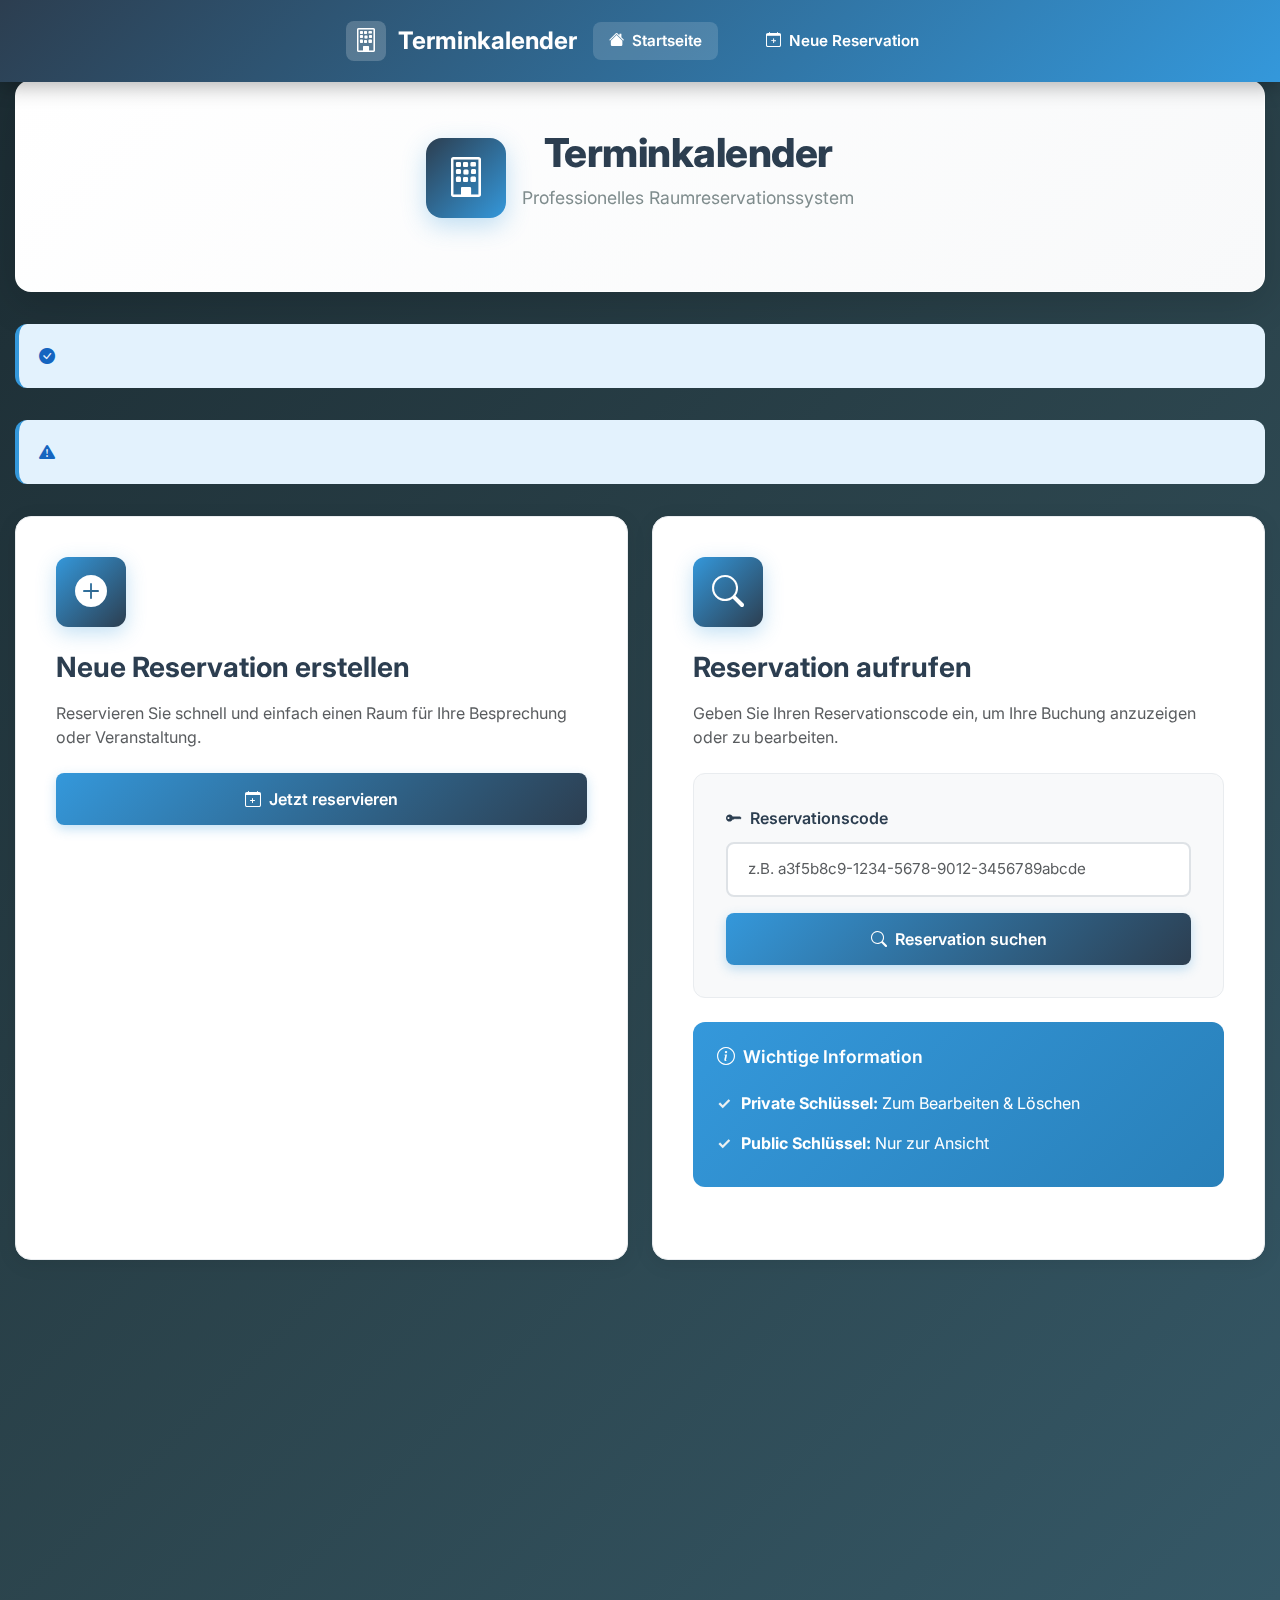
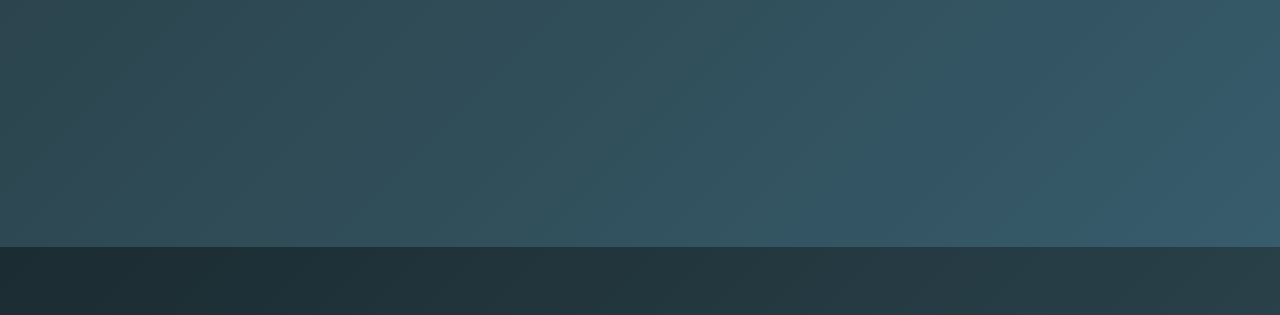
<file: src/main/resources/templates/index.html>
<!DOCTYPE html>
<html xmlns:th="http://www.thymeleaf.org" lang="de">
<head>
    <meta charset="UTF-8">
    <meta name="viewport" content="width=device-width, initial-scale=1.0">
    <title>Terminkalender - Raumreservationssystem</title>

    <!-- Bootstrap 5 CSS -->
    <link href="https://cdn.jsdelivr.net/npm/bootstrap@5.3.2/dist/css/bootstrap.min.css" rel="stylesheet">
    <!-- Bootstrap Icons -->
    <link rel="stylesheet" href="https://cdn.jsdelivr.net/npm/bootstrap-icons@1.11.2/font/bootstrap-icons.css">
    <!-- AOS Animation Library -->
    <link href="https://unpkg.com/aos@2.3.1/dist/aos.css" rel="stylesheet">
    <!-- Google Fonts -->
    <link href="https://fonts.googleapis.com/css2?family=Inter:wght@300;400;500;600;700;800&display=swap" rel="stylesheet">

    <style>
        * {
            font-family: 'Inter', sans-serif;
            margin: 0;
            padding: 0;
            box-sizing: border-box;
        }

        body {
            background: linear-gradient(135deg, rgba(15, 32, 39, 0.95) 0%, rgba(32, 58, 67, 0.95) 50%, rgba(44, 83, 100, 0.95) 100%),
                        url('https://images.unsplash.com/photo-1497366216548-37526070297c?q=80&w=2000') center/cover fixed;
            min-height: 100vh;
            padding-top: 80px;
            padding-bottom: 2rem;
            color: #2c3e50;
        }

        /* Navigation Bar */
        .navbar {
            background: linear-gradient(135deg, #2c3e50 0%, #3498db 100%);
            padding: 1rem 0;
            position: fixed;
            top: 0;
            left: 0;
            right: 0;
            z-index: 1000;
            box-shadow: 0 4px 20px rgba(0, 0, 0, 0.3);
        }

        .navbar-container {
            max-width: 1400px;
            margin: 0 auto;
            padding: 0 15px;
            display: flex;
            justify-content: space-between;
            align-items: center;
        }

        .navbar-brand {
            display: flex;
            align-items: center;
            gap: 0.75rem;
            text-decoration: none;
            color: white;
        }

        .navbar-logo {
            width: 40px;
            height: 40px;
            background: rgba(255, 255, 255, 0.2);
            border-radius: 8px;
            display: flex;
            align-items: center;
            justify-content: center;
            font-size: 1.5rem;
        }

        .navbar-brand h2 {
            margin: 0;
            font-size: 1.5rem;
            font-weight: 700;
            color: white;
        }

        .navbar-menu {
            display: flex;
            gap: 2rem;
            align-items: center;
            list-style: none;
            margin: 0;
            padding: 0;
        }

        .navbar-menu li a {
            color: white;
            text-decoration: none;
            font-weight: 600;
            font-size: 0.95rem;
            transition: all 0.3s ease;
            display: flex;
            align-items: center;
            gap: 0.5rem;
            padding: 0.5rem 1rem;
            border-radius: 8px;
        }

        .navbar-menu li a:hover {
            background: rgba(255, 255, 255, 0.2);
            transform: translateY(-2px);
        }

        .navbar-menu li a.active {
            background: rgba(255, 255, 255, 0.15);
        }

        .navbar-toggle {
            display: none;
            background: none;
            border: none;
            color: white;
            font-size: 1.5rem;
            cursor: pointer;
            padding: 0.5rem;
        }

        @media (max-width: 768px) {
            .navbar-menu {
                display: none;
                position: absolute;
                top: 100%;
                left: 0;
                right: 0;
                background: linear-gradient(135deg, #2c3e50 0%, #3498db 100%);
                flex-direction: column;
                padding: 1rem;
                gap: 0.5rem;
                box-shadow: 0 4px 20px rgba(0, 0, 0, 0.3);
            }

            .navbar-menu.active {
                display: flex;
            }

            .navbar-toggle {
                display: block;
            }

            .navbar-menu li a {
                width: 100%;
                justify-content: center;
            }
        }

        .main-container {
            max-width: 1400px;
            margin: 0 auto;
            padding: 0 15px;
        }

        /* Header Styles */
        .header-section {
            background: linear-gradient(135deg, #ffffff 0%, #f8f9fa 100%);
            border-radius: 16px;
            padding: 3rem 2rem;
            margin-bottom: 2rem;
            box-shadow: 0 10px 40px rgba(0, 0, 0, 0.15);
            border: 1px solid rgba(255, 255, 255, 0.8);
        }

        .logo-section {
            display: flex;
            align-items: center;
            justify-content: center;
            gap: 1rem;
            margin-bottom: 1rem;
        }

        .logo-icon {
            width: 80px;
            height: 80px;
            background: linear-gradient(135deg, #2c3e50 0%, #3498db 100%);
            border-radius: 16px;
            display: flex;
            align-items: center;
            justify-content: center;
            box-shadow: 0 8px 24px rgba(52, 152, 219, 0.3);
        }

        .logo-icon i {
            font-size: 2.5rem;
            color: white;
        }

        .header-section h1 {
            color: #2c3e50;
            font-weight: 800;
            font-size: 2.5rem;
            margin-bottom: 0.5rem;
            letter-spacing: -0.5px;
        }

        .header-section .subtitle {
            color: #7f8c8d;
            font-size: 1.1rem;
            font-weight: 400;
        }

        /* Alert Styles */
        .alert {
            border-radius: 12px;
            border: none;
            padding: 1.25rem;
            margin-bottom: 2rem;
            animation: slideDown 0.5s ease-out;
            border-left: 4px solid;
        }

        .alert-success {
            background: #e3f2fd;
            color: #1565c0;
            border-color: #3498db;
        }

        .alert-danger {
            background: #e3f2fd;
            color: #1565c0;
            border-color: #3498db;
        }

        @keyframes slideDown {
            from {
                opacity: 0;
                transform: translateY(-20px);
            }
            to {
                opacity: 1;
                transform: translateY(0);
            }
        }

        /* Card Styles */
        .feature-card {
            background: white;
            border-radius: 16px;
            padding: 2.5rem;
            margin-bottom: 2rem;
            box-shadow: 0 4px 20px rgba(0, 0, 0, 0.08);
            transition: all 0.3s ease;
            border: 1px solid #e9ecef;
            height: 100%;
        }

        .feature-card:hover {
            transform: translateY(-8px);
            box-shadow: 0 12px 40px rgba(0, 0, 0, 0.12);
        }

        .feature-card h2 {
            color: #2c3e50;
            font-weight: 700;
            margin-bottom: 1rem;
            font-size: 1.75rem;
        }

        .feature-card .card-icon {
            width: 70px;
            height: 70px;
            border-radius: 12px;
            display: flex;
            align-items: center;
            justify-content: center;
            font-size: 2rem;
            margin-bottom: 1.5rem;
            background: linear-gradient(135deg, #3498db 0%, #2c3e50 100%);
            color: white;
            box-shadow: 0 6px 20px rgba(52, 152, 219, 0.3);
        }

        /* Button Styles */
        .btn-primary-custom {
            background: linear-gradient(135deg, #3498db 0%, #2c3e50 100%);
            border: none;
            color: white;
            padding: 0.875rem 2.5rem;
            border-radius: 8px;
            font-weight: 600;
            font-size: 1rem;
            transition: all 0.3s ease;
            box-shadow: 0 4px 12px rgba(52, 152, 219, 0.3);
            text-decoration: none;
            display: inline-block;
        }

        .btn-primary-custom:hover {
            transform: translateY(-2px);
            box-shadow: 0 6px 20px rgba(52, 152, 219, 0.4);
            color: white;
        }

        /* Search Form Styles */
        .search-form {
            background: #f8f9fa;
            padding: 2rem;
            border-radius: 12px;
            margin-top: 1.5rem;
            border: 1px solid #e9ecef;
        }

        .search-form label {
            font-weight: 600;
            color: #2c3e50;
            margin-bottom: 0.75rem;
            display: block;
        }

        .search-form input {
            border-radius: 8px;
            padding: 0.875rem 1.25rem;
            border: 2px solid #dee2e6;
            transition: all 0.3s ease;
            width: 100%;
            font-size: 0.95rem;
        }

        .search-form input:focus {
            border-color: #3498db;
            box-shadow: 0 0 0 0.2rem rgba(52, 152, 219, 0.15);
            outline: none;
        }

        /* Info Box Styles */
        .info-box {
            background: linear-gradient(135deg, #3498db 0%, #2980b9 100%);
            color: white;
            padding: 1.5rem;
            border-radius: 12px;
            margin-top: 1.5rem;
        }

        .info-box h3 {
            font-size: 1.1rem;
            margin-bottom: 1rem;
            font-weight: 600;
        }

        .info-box ul {
            list-style: none;
            padding-left: 0;
            margin: 0;
        }

        .info-box li {
            padding: 0.5rem 0;
            padding-left: 1.5rem;
            position: relative;
        }

        .info-box li:before {
            content: "✓";
            position: absolute;
            left: 0;
            font-weight: bold;
            color: #ecf0f1;
        }

        /* Room Grid Styles */
        .room-grid {
            display: grid;
            grid-template-columns: repeat(auto-fit, minmax(180px, 1fr));
            gap: 1.25rem;
            margin-top: 1.5rem;
        }

        .room-item {
            background: linear-gradient(135deg, #ecf0f1 0%, #bdc3c7 100%);
            color: #2c3e50;
            padding: 2rem 1.5rem;
            border-radius: 12px;
            text-align: center;
            font-weight: 600;
            font-size: 1.1rem;
            transition: all 0.3s ease;
            border: 2px solid transparent;
            cursor: pointer;
        }

        .room-item:hover {
            background: linear-gradient(135deg, #3498db 0%, #2c3e50 100%);
            color: white;
            transform: translateY(-5px);
            box-shadow: 0 8px 24px rgba(52, 152, 219, 0.3);
            border-color: #3498db;
        }

        .room-item i {
            display: block;
            margin-bottom: 0.75rem;
            font-size: 2rem;
        }

        /* Footer Styles */
        .footer {
            background: white;
            border-radius: 12px;
            padding: 1.5rem;
            text-align: center;
            margin-top: 2rem;
            box-shadow: 0 4px 20px rgba(0, 0, 0, 0.08);
            border: 1px solid #e9ecef;
        }

        .footer p {
            margin: 0;
            color: #7f8c8d;
            font-size: 0.9rem;
        }

        /* Responsive */
        @media (max-width: 768px) {
            .header-section h1 {
                font-size: 2rem;
            }

            .feature-card {
                padding: 1.5rem;
            }

            .room-grid {
                grid-template-columns: repeat(auto-fit, minmax(140px, 1fr));
            }

            .logo-section {
                flex-direction: column;
            }
        }
    </style>
</head>
<body>
    <!-- Navigation Bar -->
    <nav class="navbar">
        <div class="navbar-container">
            <a href="/" class="navbar-brand">
                <div class="navbar-logo">
                    <i class="bi bi-building"></i>
                </div>
                <h2>Terminkalender</h2>
            </a>
            <button class="navbar-toggle" onclick="toggleMenu()">
                <i class="bi bi-list"></i>
            </button>
            <ul class="navbar-menu" id="navbarMenu">
                <li><a href="/" class="active"><i class="bi bi-house-fill"></i> Startseite</a></li>
                <li><a href="/reservation/neu"><i class="bi bi-calendar-plus"></i> Neue Reservation</a></li>
            </ul>
        </div>
    </nav>

    <div class="main-container">
        <!-- Header -->
        <div class="header-section" data-aos="fade-down">
            <div class="logo-section">
                <div class="logo-icon">
                    <i class="bi bi-building"></i>
                </div>
                <div style="text-align: center;">
                    <h1>Terminkalender</h1>
                    <p class="subtitle">Professionelles Raumreservationssystem</p>
                </div>
            </div>
        </div>

        <!-- Erfolgsmeldung -->
        <div th:if="${erfolg}" class="alert alert-success" data-aos="fade-up">
            <i class="bi bi-check-circle-fill me-2"></i>
            <span th:text="${erfolg}"></span>
        </div>

        <!-- Fehlermeldung -->
        <div th:if="${fehler}" class="alert alert-danger" data-aos="fade-up">
            <i class="bi bi-exclamation-triangle-fill me-2"></i>
            <span th:text="${fehler}"></span>
        </div>

        <!-- Main Content -->
        <div class="row">
            <!-- Neue Reservation Card -->
            <div class="col-lg-6 mb-4" data-aos="fade-right">
                <div class="feature-card">
                    <div class="card-icon">
                        <i class="bi bi-plus-circle-fill"></i>
                    </div>
                    <h2>Neue Reservation erstellen</h2>
                    <p class="text-muted mb-4">Reservieren Sie schnell und einfach einen Raum für Ihre Besprechung oder Veranstaltung.</p>
                    <a th:href="@{/reservation/neu}" class="btn btn-primary-custom btn-lg w-100">
                        <i class="bi bi-calendar-plus me-2"></i>Jetzt reservieren
                    </a>
                </div>
            </div>

            <!-- Reservation Suchen Card -->
            <div class="col-lg-6 mb-4" data-aos="fade-left">
                <div class="feature-card">
                    <div class="card-icon">
                        <i class="bi bi-search"></i>
                    </div>
                    <h2>Reservation aufrufen</h2>
                    <p class="text-muted mb-4">Geben Sie Ihren Reservationscode ein, um Ihre Buchung anzuzeigen oder zu bearbeiten.</p>

                    <form th:action="@{/schluessel-suche}" method="post" class="search-form">
                        <label for="schluessel">
                            <i class="bi bi-key-fill me-2"></i>Reservationscode
                        </label>
                        <input type="text"
                               id="schluessel"
                               name="schluessel"
                               class="form-control"
                               placeholder="z.B. a3f5b8c9-1234-5678-9012-3456789abcde"
                               required>
                        <button type="submit" class="btn btn-primary-custom w-100 mt-3">
                            <i class="bi bi-search me-2"></i>Reservation suchen
                        </button>
                    </form>

                    <div class="info-box">
                        <h3><i class="bi bi-info-circle me-2"></i>Wichtige Information</h3>
                        <ul>
                            <li><strong>Private Schlüssel:</strong> Zum Bearbeiten & Löschen</li>
                            <li><strong>Public Schlüssel:</strong> Nur zur Ansicht</li>
                        </ul>
                    </div>
                </div>
            </div>
        </div>

        <!-- Verfügbare Räume -->
        <div class="feature-card" data-aos="fade-up" data-aos-delay="200">
            <div class="card-icon">
                <i class="bi bi-door-open-fill"></i>
            </div>
            <h2>Verfügbare Besprechungsräume</h2>
            <p class="text-muted mb-4">Wählen Sie aus unseren modernen und voll ausgestatteten Besprechungsräumen</p>
            <div class="room-grid">
                <div class="room-item" data-aos="zoom-in" data-aos-delay="300">
                    <i class="bi bi-building"></i>
                    Zimmer 101
                </div>
                <div class="room-item" data-aos="zoom-in" data-aos-delay="350">
                    <i class="bi bi-building"></i>
                    Zimmer 102
                </div>
                <div class="room-item" data-aos="zoom-in" data-aos-delay="400">
                    <i class="bi bi-building"></i>
                    Zimmer 103
                </div>
                <div class="room-item" data-aos="zoom-in" data-aos-delay="450">
                    <i class="bi bi-building"></i>
                    Zimmer 104
                </div>
                <div class="room-item" data-aos="zoom-in" data-aos-delay="500">
                    <i class="bi bi-building"></i>
                    Zimmer 105
                </div>
            </div>
        </div>

        <!-- Footer -->
        <div class="footer" data-aos="fade-up">
            <p>
                <i class="bi bi-c-circle me-1"></i> 2025 Terminkalender - Raumreservationssystem | Modul 223
            </p>
        </div>
    </div>

    <!-- Bootstrap JS -->
    <script src="https://cdn.jsdelivr.net/npm/bootstrap@5.3.2/dist/js/bootstrap.bundle.min.js"></script>
    <!-- AOS Animation -->
    <script src="https://unpkg.com/aos@2.3.1/dist/aos.js"></script>
    <script>
        AOS.init({
            duration: 800,
            easing: 'ease-in-out',
            once: true
        });

        // Toggle mobile menu
        function toggleMenu() {
            const menu = document.getElementById('navbarMenu');
            menu.classList.toggle('active');
        }
    </script>
</body>
</html>
</file>
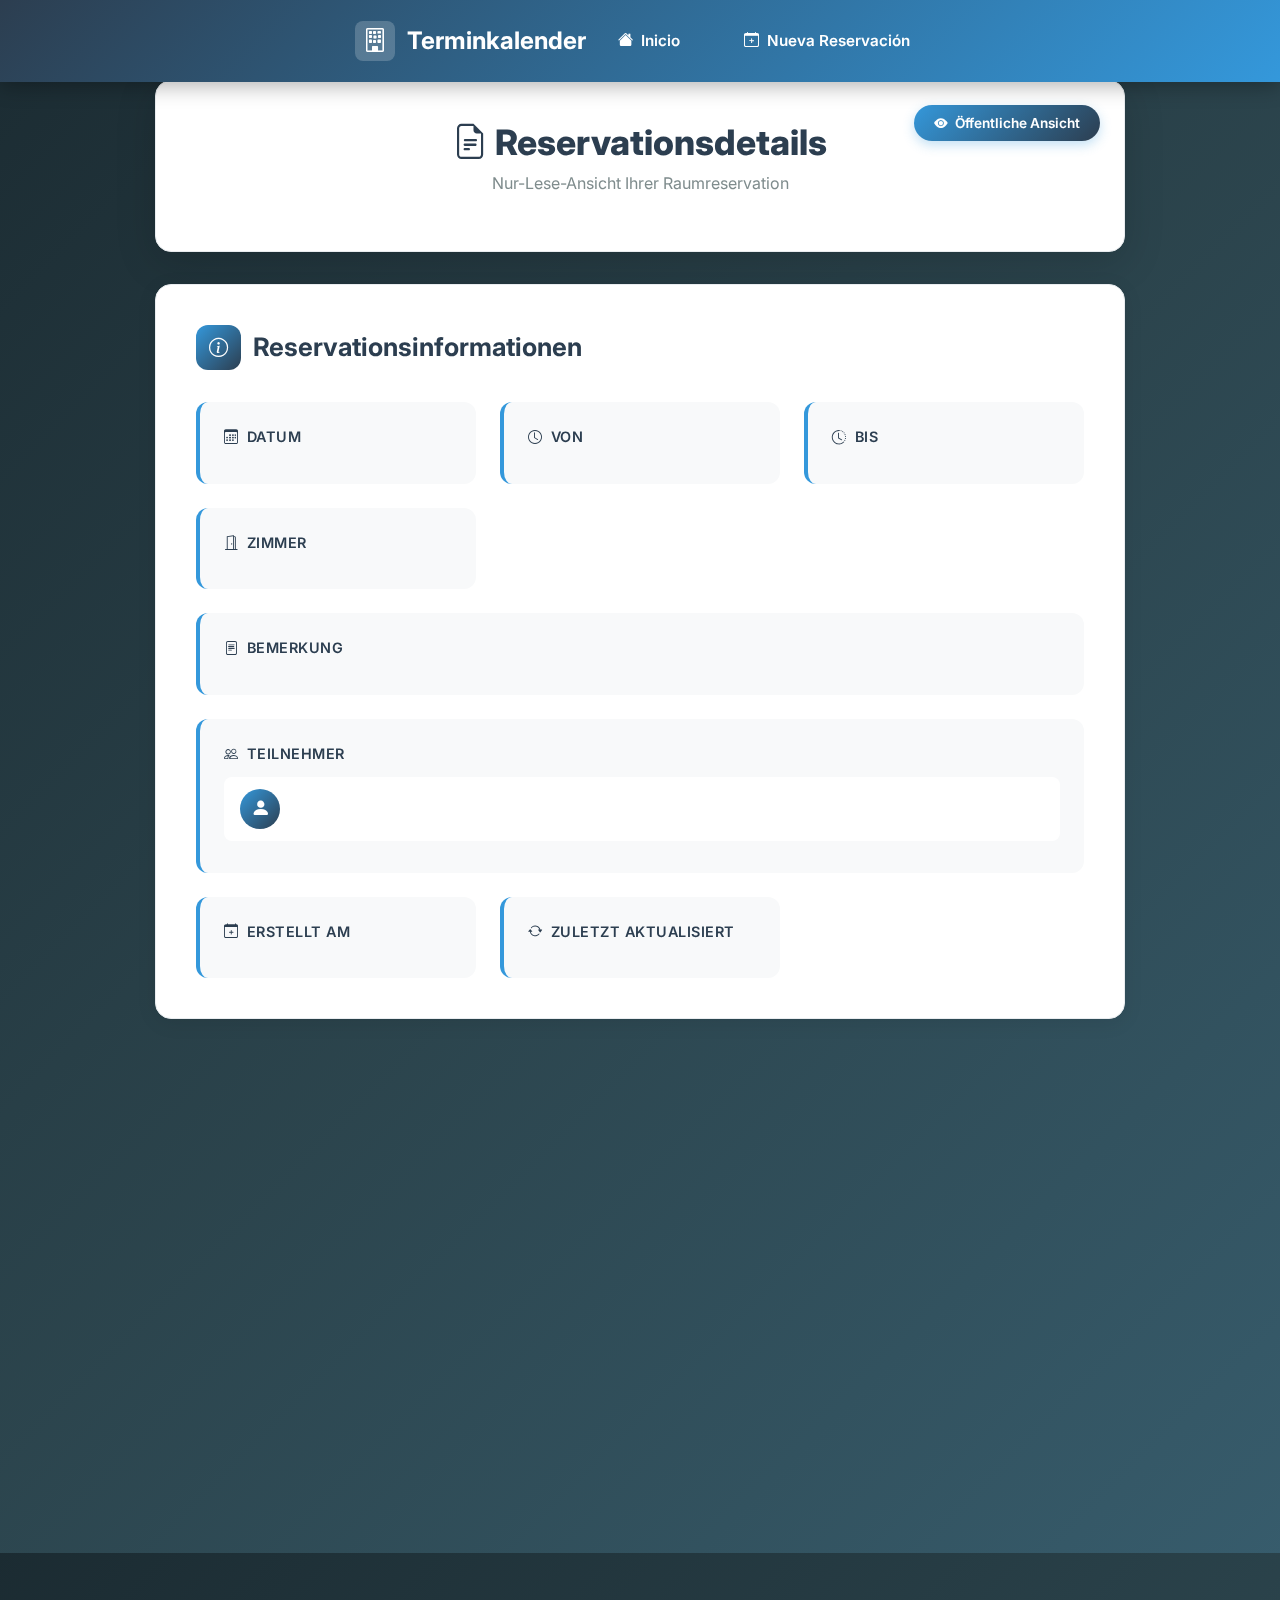
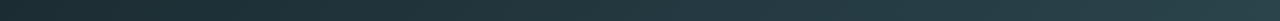
<file: src/main/resources/templates/reservation-ansicht.html>
<!DOCTYPE html>
<html xmlns:th="http://www.thymeleaf.org" lang="de">
<head>
    <meta charset="UTF-8">
    <meta name="viewport" content="width=device-width, initial-scale=1.0">
    <title>Reservationsansicht</title>

    <!-- Bootstrap 5 CSS -->
    <link href="https://cdn.jsdelivr.net/npm/bootstrap@5.3.2/dist/css/bootstrap.min.css" rel="stylesheet">
    <!-- Bootstrap Icons -->
    <link rel="stylesheet" href="https://cdn.jsdelivr.net/npm/bootstrap-icons@1.11.2/font/bootstrap-icons.css">
    <!-- AOS Animation Library -->
    <link href="https://unpkg.com/aos@2.3.1/dist/aos.css" rel="stylesheet">
    <!-- Google Fonts -->
    <link href="https://fonts.googleapis.com/css2?family=Inter:wght@300;400;500;600;700;800&display=swap" rel="stylesheet">

    <style>
        * {
            font-family: 'Inter', sans-serif;
            margin: 0;
            padding: 0;
            box-sizing: border-box;
        }

        body {
            background: linear-gradient(135deg, rgba(15, 32, 39, 0.95) 0%, rgba(32, 58, 67, 0.95) 50%, rgba(44, 83, 100, 0.95) 100%),
                        url('https://images.unsplash.com/photo-1497366216548-37526070297c?q=80&w=2000') center/cover fixed;
            min-height: 100vh;
            padding-top: 80px;
            padding-bottom: 2rem;
            color: #2c3e50;
        }

        /* Navigation Bar */
        .navbar {
            background: linear-gradient(135deg, #2c3e50 0%, #3498db 100%);
            padding: 1rem 0;
            position: fixed;
            top: 0;
            left: 0;
            right: 0;
            z-index: 1000;
            box-shadow: 0 4px 20px rgba(0, 0, 0, 0.3);
        }

        .navbar-container {
            max-width: 1400px;
            margin: 0 auto;
            padding: 0 15px;
            display: flex;
            justify-content: space-between;
            align-items: center;
        }

        .navbar-brand {
            display: flex;
            align-items: center;
            gap: 0.75rem;
            text-decoration: none;
            color: white;
        }

        .navbar-logo {
            width: 40px;
            height: 40px;
            background: rgba(255, 255, 255, 0.2);
            border-radius: 8px;
            display: flex;
            align-items: center;
            justify-content: center;
            font-size: 1.5rem;
        }

        .navbar-brand h2 {
            margin: 0;
            font-size: 1.5rem;
            font-weight: 700;
            color: white;
        }

        .navbar-menu {
            display: flex;
            gap: 2rem;
            align-items: center;
            list-style: none;
            margin: 0;
            padding: 0;
        }

        .navbar-menu li a {
            color: white;
            text-decoration: none;
            font-weight: 600;
            font-size: 0.95rem;
            transition: all 0.3s ease;
            display: flex;
            align-items: center;
            gap: 0.5rem;
            padding: 0.5rem 1rem;
            border-radius: 8px;
        }

        .navbar-menu li a:hover {
            background: rgba(255, 255, 255, 0.2);
            transform: translateY(-2px);
        }

        .navbar-menu li a.active {
            background: rgba(255, 255, 255, 0.15);
        }

        .navbar-toggle {
            display: none;
            background: none;
            border: none;
            color: white;
            font-size: 1.5rem;
            cursor: pointer;
            padding: 0.5rem;
        }

        @media (max-width: 768px) {
            .navbar-menu {
                display: none;
                position: absolute;
                top: 100%;
                left: 0;
                right: 0;
                background: linear-gradient(135deg, #2c3e50 0%, #3498db 100%);
                flex-direction: column;
                padding: 1rem;
                gap: 0.5rem;
                box-shadow: 0 4px 20px rgba(0, 0, 0, 0.3);
            }

            .navbar-menu.active {
                display: flex;
            }

            .navbar-toggle {
                display: block;
            }

            .navbar-menu li a {
                width: 100%;
                justify-content: center;
            }
        }

        .main-container {
            max-width: 1000px;
            margin: 0 auto;
            padding: 0 15px;
        }

        .header-section {
            background: white;
            border-radius: 16px;
            padding: 2.5rem 2rem;
            margin-bottom: 2rem;
            box-shadow: 0 10px 40px rgba(0, 0, 0, 0.15);
            text-align: center;
            position: relative;
            border: 1px solid #e9ecef;
        }

        .view-badge {
            position: absolute;
            top: 1.5rem;
            right: 1.5rem;
            background: linear-gradient(135deg, #3498db 0%, #2c3e50 100%);
            color: white;
            padding: 0.5rem 1.25rem;
            border-radius: 50px;
            font-size: 0.85rem;
            font-weight: 600;
            box-shadow: 0 4px 12px rgba(52, 152, 219, 0.3);
        }

        .header-section h1 {
            color: #2c3e50;
            font-weight: 800;
            font-size: 2.2rem;
            margin-bottom: 0.5rem;
        }

        .header-section .subtitle {
            color: #7f8c8d;
            font-size: 1rem;
        }

        .info-card {
            background: white;
            border-radius: 16px;
            padding: 2.5rem;
            margin-bottom: 2rem;
            box-shadow: 0 4px 20px rgba(0, 0, 0, 0.08);
            border: 1px solid #e9ecef;
        }

        .info-card h2 {
            color: #2c3e50;
            font-weight: 700;
            font-size: 1.6rem;
            margin-bottom: 2rem;
            display: flex;
            align-items: center;
            gap: 0.75rem;
        }

        .info-card h2 .icon {
            width: 45px;
            height: 45px;
            border-radius: 12px;
            background: linear-gradient(135deg, #3498db 0%, #2c3e50 100%);
            color: white;
            display: flex;
            align-items: center;
            justify-content: center;
            font-size: 1.2rem;
        }

        .details-grid {
            display: grid;
            grid-template-columns: repeat(auto-fit, minmax(250px, 1fr));
            gap: 1.5rem;
        }

        .detail-item {
            background: #f8f9fa;
            padding: 1.5rem;
            border-radius: 12px;
            border-left: 4px solid #3498db;
            transition: all 0.3s ease;
        }

        .detail-item:hover {
            transform: translateX(5px);
            box-shadow: 0 4px 12px rgba(52, 152, 219, 0.2);
        }

        .detail-item strong {
            color: #2c3e50;
            display: flex;
            align-items: center;
            gap: 0.5rem;
            margin-bottom: 0.75rem;
            font-size: 0.9rem;
            text-transform: uppercase;
            letter-spacing: 0.5px;
            font-weight: 600;
        }

        .detail-item span, .detail-item p {
            color: #2c3e50;
            font-size: 1.05rem;
            margin: 0;
            font-weight: 500;
        }

        .teilnehmer-liste {
            list-style: none;
            padding-left: 0;
            margin: 0;
        }

        .teilnehmer-liste li {
            background: white;
            padding: 0.75rem 1rem;
            margin-bottom: 0.5rem;
            border-radius: 8px;
            display: flex;
            align-items: center;
            gap: 0.75rem;
            color: #2c3e50;
            font-weight: 500;
            transition: all 0.3s ease;
        }

        .teilnehmer-liste li:hover {
            background: linear-gradient(135deg, #3498db 0%, #2c3e50 100%);
            color: white;
            transform: translateX(5px);
        }

        .teilnehmer-liste li:before {
            content: "\F4DA";
            font-family: 'bootstrap-icons';
            width: 40px;
            height: 40px;
            background: linear-gradient(135deg, #3498db 0%, #2c3e50 100%);
            border-radius: 50%;
            display: flex;
            align-items: center;
            justify-content: center;
            flex-shrink: 0;
            font-size: 1.2rem;
            color: white;
        }

        .notice-card {
            background: linear-gradient(135deg, #3498db 0%, #2980b9 100%);
            color: white;
            border-radius: 16px;
            padding: 2rem;
            margin-bottom: 2rem;
            box-shadow: 0 8px 30px rgba(52, 152, 219, 0.3);
        }

        .notice-card h3 {
            color: white;
            font-size: 1.3rem;
            font-weight: 700;
            margin-bottom: 1rem;
            display: flex;
            align-items: center;
            gap: 0.75rem;
        }

        .notice-card p {
            font-size: 1rem;
            line-height: 1.7;
            margin-bottom: 0.75rem;
        }

        .btn-gradient {
            background: linear-gradient(135deg, #3498db 0%, #2c3e50 100%);
            border: none;
            color: white;
            padding: 0.875rem 2.5rem;
            border-radius: 8px;
            font-weight: 600;
            transition: all 0.3s ease;
            box-shadow: 0 4px 15px rgba(52, 152, 219, 0.3);
            text-decoration: none;
            display: inline-block;
        }

        .btn-gradient:hover {
            transform: translateY(-2px);
            box-shadow: 0 6px 20px rgba(52, 152, 219, 0.4);
            color: white;
        }

        .form-actions {
            display: flex;
            justify-content: center;
        }

        .footer {
            background: white;
            border-radius: 12px;
            padding: 1.5rem;
            text-align: center;
            margin-top: 2rem;
            box-shadow: 0 4px 20px rgba(0, 0, 0, 0.08);
            border: 1px solid #e9ecef;
        }

        .footer p {
            margin: 0;
            color: #7f8c8d;
            font-size: 0.95rem;
        }

        @media (max-width: 768px) {
            .view-badge {
                position: static;
                display: inline-block;
                margin-bottom: 1rem;
            }

            .header-section h1 {
                font-size: 1.8rem;
            }

            .info-card {
                padding: 1.5rem;
            }

            .details-grid {
                grid-template-columns: 1fr;
            }
        }
    </style>
</head>
<body>
    <!-- Navigation Bar -->
    <nav class="navbar">
        <div class="navbar-container">
            <a href="/" class="navbar-brand">
                <div class="navbar-logo">
                    <i class="bi bi-building"></i>
                </div>
                <h2>Terminkalender</h2>
            </a>
            <button class="navbar-toggle" onclick="toggleMenu()">
                <i class="bi bi-list"></i>
            </button>
            <ul class="navbar-menu" id="navbarMenu">
                <li><a href="/"><i class="bi bi-house-fill"></i> Inicio</a></li>
                <li><a href="/reservation/neu"><i class="bi bi-calendar-plus"></i> Nueva Reservación</a></li>
            </ul>
        </div>
    </nav>

    <div class="main-container">
        <!-- Header -->
        <div class="header-section" data-aos="fade-down">
            <span class="view-badge">
                <i class="bi bi-eye-fill me-1"></i> Öffentliche Ansicht
            </span>
            <h1><i class="bi bi-file-earmark-text"></i> Reservationsdetails</h1>
            <p class="subtitle">Nur-Lese-Ansicht Ihrer Raumreservation</p>
        </div>

        <!-- Reservationsdetails -->
        <div class="info-card" data-aos="fade-up">
            <h2>
                <span class="icon"><i class="bi bi-info-circle"></i></span>
                Reservationsinformationen
            </h2>
            <div class="details-grid">
                <div class="detail-item">
                    <strong>
                        <i class="bi bi-calendar3"></i>
                        Datum
                    </strong>
                    <span th:text="${#temporals.format(reservation.datum, 'dd.MM.yyyy')}"></span>
                </div>
                <div class="detail-item">
                    <strong>
                        <i class="bi bi-clock"></i>
                        Von
                    </strong>
                    <span th:text="${#temporals.format(reservation.vonZeit, 'HH:mm')} + ' Uhr'"></span>
                </div>
                <div class="detail-item">
                    <strong>
                        <i class="bi bi-clock-history"></i>
                        Bis
                    </strong>
                    <span th:text="${#temporals.format(reservation.bisZeit, 'HH:mm')} + ' Uhr'"></span>
                </div>
                <div class="detail-item">
                    <strong>
                        <i class="bi bi-door-open"></i>
                        Zimmer
                    </strong>
                    <span th:text="${reservation.zimmer}"></span>
                </div>
                <div class="detail-item" style="grid-column: 1 / -1;">
                    <strong>
                        <i class="bi bi-file-text"></i>
                        Bemerkung
                    </strong>
                    <p th:text="${reservation.bemerkung}"></p>
                </div>
                <div class="detail-item" style="grid-column: 1 / -1;">
                    <strong>
                        <i class="bi bi-people"></i>
                        Teilnehmer
                    </strong>
                    <ul class="teilnehmer-liste">
                        <li th:each="teilnehmer : ${reservation.teilnehmer}"
                            th:text="${teilnehmer.vorname + ' ' + teilnehmer.nachname}"></li>
                    </ul>
                </div>
                <div class="detail-item">
                    <strong>
                        <i class="bi bi-calendar-plus"></i>
                        Erstellt am
                    </strong>
                    <span th:text="${#temporals.format(reservation.createdAt, 'dd.MM.yyyy HH:mm')} + ' Uhr'"></span>
                </div>
                <div class="detail-item">
                    <strong>
                        <i class="bi bi-arrow-repeat"></i>
                        Zuletzt aktualisiert
                    </strong>
                    <span th:text="${#temporals.format(reservation.updatedAt, 'dd.MM.yyyy HH:mm')} + ' Uhr'"></span>
                </div>
            </div>
        </div>

        <!-- Hinweis -->
        <div class="notice-card" data-aos="fade-up" data-aos-delay="100">
            <h3>
                <i class="bi bi-info-circle-fill"></i>
                Wichtige Information
            </h3>
            <p>
                Sie sehen diese Reservation mit einem <strong>öffentlichen Schlüssel</strong>.
                Sie können die Reservation nur ansehen, aber nicht bearbeiten oder löschen.
            </p>
            <p style="margin-bottom: 0;">
                <i class="bi bi-key-fill me-2"></i>
                Um die Reservation zu bearbeiten, benötigen Sie den <strong>privaten Schlüssel</strong>.
            </p>
        </div>

        <!-- Aktionen -->
        <div class="info-card" data-aos="fade-up" data-aos-delay="200">
            <div class="form-actions">
                <a th:href="@{/}" class="btn btn-gradient">
                    <i class="bi bi-house me-2"></i>Zurück zur Hauptseite
                </a>
            </div>
        </div>

        <!-- Footer -->
        <div class="footer" data-aos="fade-up">
            <p>
                <i class="bi bi-c-circle me-1"></i> 2024 Terminkalender - Raumreservationssystem | Modul 223
            </p>
        </div>
    </div>

    <!-- Bootstrap JS -->
    <script src="https://cdn.jsdelivr.net/npm/bootstrap@5.3.2/dist/js/bootstrap.bundle.min.js"></script>
    <!-- AOS Animation -->
    <script src="https://unpkg.com/aos@2.3.1/dist/aos.js"></script>
    <script>
        AOS.init({
            duration: 800,
            easing: 'ease-in-out',
            once: true
        });

        // Toggle mobile menu
        function toggleMenu() {
            const menu = document.getElementById('navbarMenu');
            menu.classList.toggle('active');
        }
    </script>
</body>
</html>
</file>
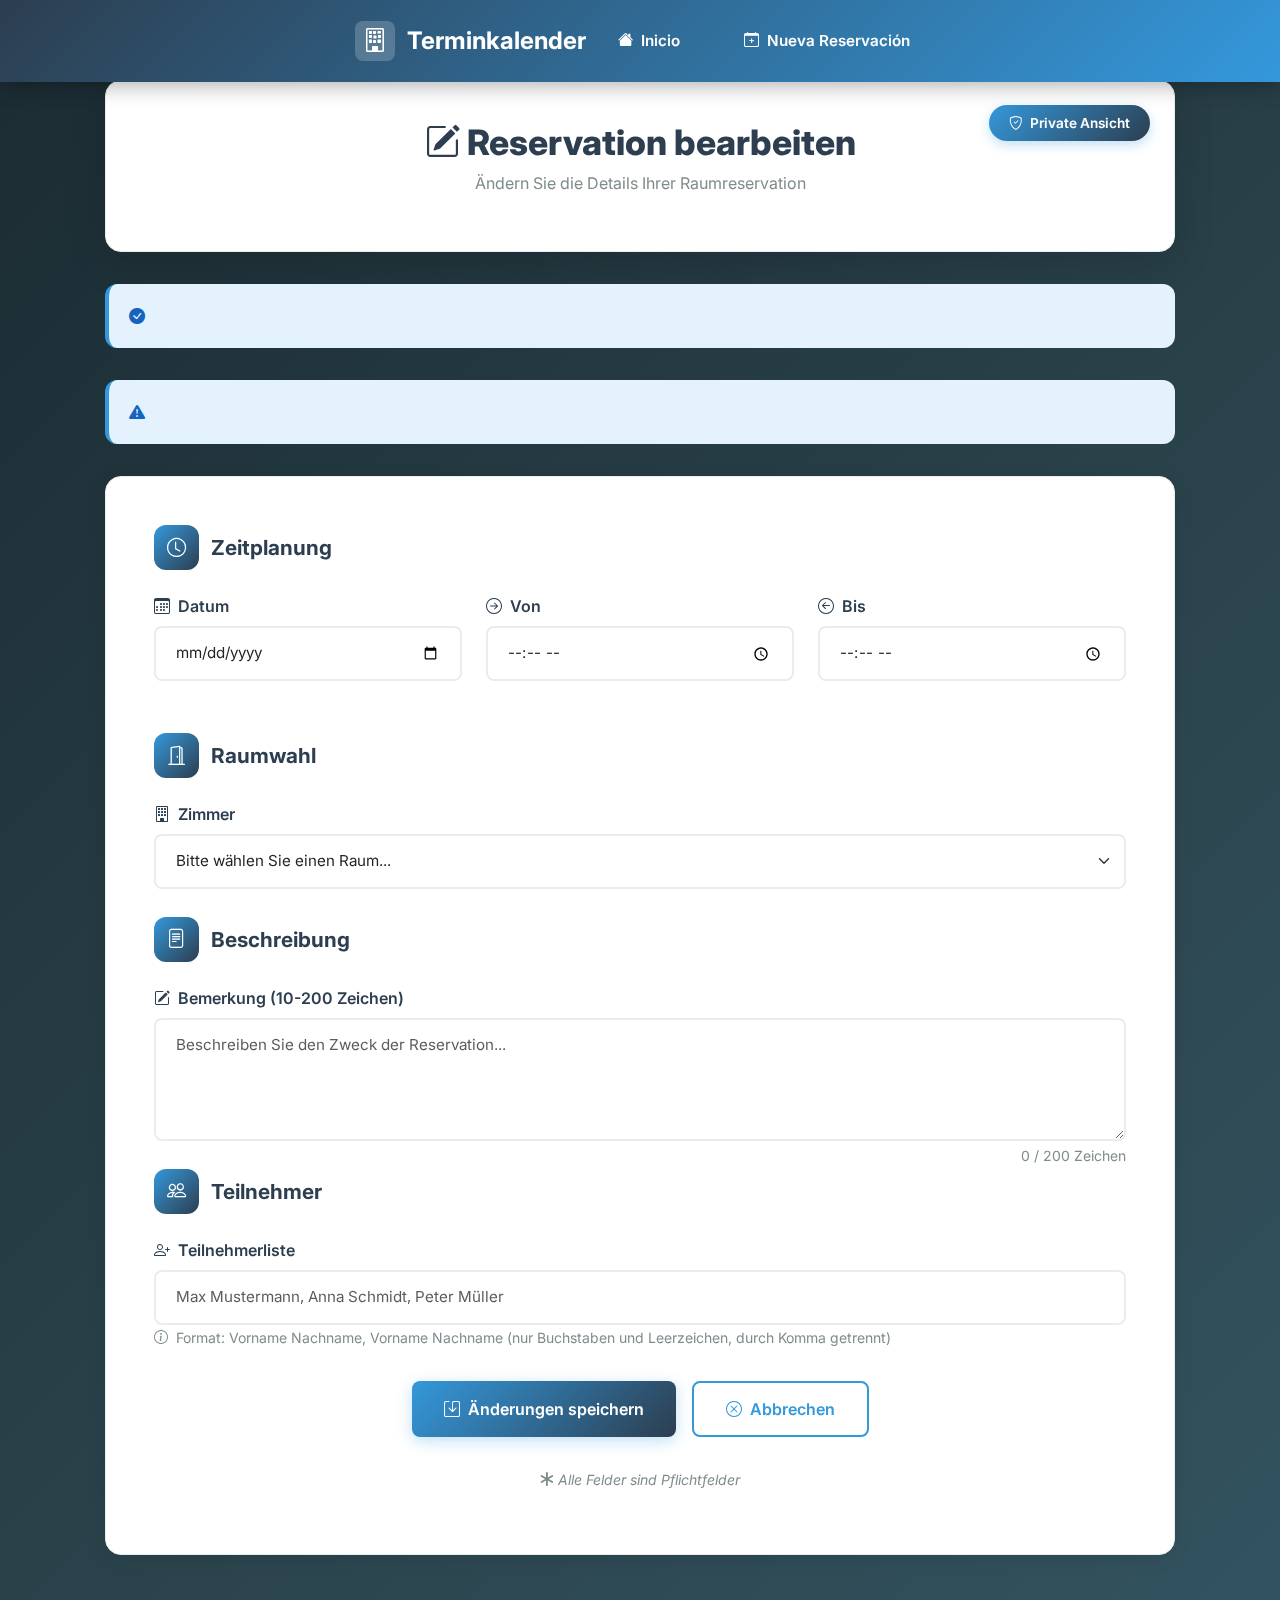
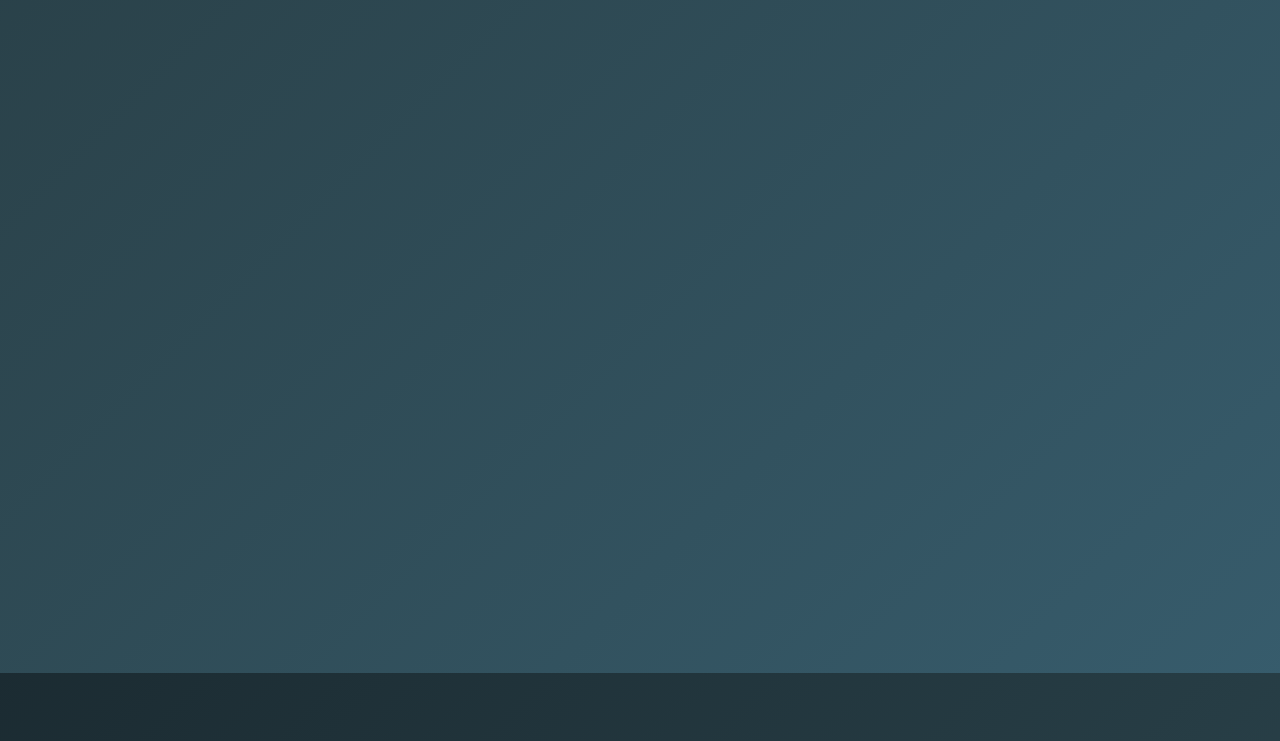
<file: src/main/resources/templates/reservation-bearbeiten.html>
<!DOCTYPE html>
<html xmlns:th="http://www.thymeleaf.org" lang="de">
<head>
    <meta charset="UTF-8">
    <meta name="viewport" content="width=device-width, initial-scale=1.0">
    <title>Reservation bearbeiten</title>

    <!-- Bootstrap 5 CSS -->
    <link href="https://cdn.jsdelivr.net/npm/bootstrap@5.3.2/dist/css/bootstrap.min.css" rel="stylesheet">
    <!-- Bootstrap Icons -->
    <link rel="stylesheet" href="https://cdn.jsdelivr.net/npm/bootstrap-icons@1.11.2/font/bootstrap-icons.css">
    <!-- AOS Animation Library -->
    <link href="https://unpkg.com/aos@2.3.1/dist/aos.css" rel="stylesheet">
    <!-- Google Fonts -->
    <link href="https://fonts.googleapis.com/css2?family=Inter:wght@300;400;500;600;700;800&display=swap" rel="stylesheet">

    <style>
        * {
            font-family: 'Inter', sans-serif;
            margin: 0;
            padding: 0;
            box-sizing: border-box;
        }

        body {
            background: linear-gradient(135deg, rgba(15, 32, 39, 0.95) 0%, rgba(32, 58, 67, 0.95) 50%, rgba(44, 83, 100, 0.95) 100%),
                        url('https://images.unsplash.com/photo-1497366216548-37526070297c?q=80&w=2000') center/cover fixed;
            min-height: 100vh;
            padding-top: 80px;
            padding-bottom: 2rem;
            color: #2c3e50;
        }

        /* Navigation Bar */
        .navbar {
            background: linear-gradient(135deg, #2c3e50 0%, #3498db 100%);
            padding: 1rem 0;
            position: fixed;
            top: 0;
            left: 0;
            right: 0;
            z-index: 1000;
            box-shadow: 0 4px 20px rgba(0, 0, 0, 0.3);
        }

        .navbar-container {
            max-width: 1400px;
            margin: 0 auto;
            padding: 0 15px;
            display: flex;
            justify-content: space-between;
            align-items: center;
        }

        .navbar-brand {
            display: flex;
            align-items: center;
            gap: 0.75rem;
            text-decoration: none;
            color: white;
        }

        .navbar-logo {
            width: 40px;
            height: 40px;
            background: rgba(255, 255, 255, 0.2);
            border-radius: 8px;
            display: flex;
            align-items: center;
            justify-content: center;
            font-size: 1.5rem;
        }

        .navbar-brand h2 {
            margin: 0;
            font-size: 1.5rem;
            font-weight: 700;
            color: white;
        }

        .navbar-menu {
            display: flex;
            gap: 2rem;
            align-items: center;
            list-style: none;
            margin: 0;
            padding: 0;
        }

        .navbar-menu li a {
            color: white;
            text-decoration: none;
            font-weight: 600;
            font-size: 0.95rem;
            transition: all 0.3s ease;
            display: flex;
            align-items: center;
            gap: 0.5rem;
            padding: 0.5rem 1rem;
            border-radius: 8px;
        }

        .navbar-menu li a:hover {
            background: rgba(255, 255, 255, 0.2);
            transform: translateY(-2px);
        }

        .navbar-menu li a.active {
            background: rgba(255, 255, 255, 0.15);
        }

        .navbar-toggle {
            display: none;
            background: none;
            border: none;
            color: white;
            font-size: 1.5rem;
            cursor: pointer;
            padding: 0.5rem;
        }

        @media (max-width: 768px) {
            .navbar-menu {
                display: none;
                position: absolute;
                top: 100%;
                left: 0;
                right: 0;
                background: linear-gradient(135deg, #2c3e50 0%, #3498db 100%);
                flex-direction: column;
                padding: 1rem;
                gap: 0.5rem;
                box-shadow: 0 4px 20px rgba(0, 0, 0, 0.3);
            }

            .navbar-menu.active {
                display: flex;
            }

            .navbar-toggle {
                display: block;
            }

            .navbar-menu li a {
                width: 100%;
                justify-content: center;
            }
        }

        .main-container {
            max-width: 1100px;
            margin: 0 auto;
            padding: 0 15px;
        }

        .header-section {
            background: white;
            border-radius: 16px;
            padding: 2.5rem 2rem;
            margin-bottom: 2rem;
            box-shadow: 0 10px 40px rgba(0, 0, 0, 0.15);
            text-align: center;
            position: relative;
            border: 1px solid #e9ecef;
        }

        .view-badge {
            position: absolute;
            top: 1.5rem;
            right: 1.5rem;
            background: linear-gradient(135deg, #3498db 0%, #2c3e50 100%);
            color: white;
            padding: 0.5rem 1.25rem;
            border-radius: 50px;
            font-size: 0.85rem;
            font-weight: 600;
            box-shadow: 0 4px 12px rgba(52, 152, 219, 0.3);
        }

        .header-section h1 {
            color: #2c3e50;
            font-weight: 800;
            font-size: 2.2rem;
            margin-bottom: 0.5rem;
        }

        .header-section .subtitle {
            color: #7f8c8d;
            font-size: 1rem;
        }

        .alert {
            border-radius: 12px;
            border: none;
            padding: 1.25rem;
            margin-bottom: 2rem;
            animation: slideDown 0.5s ease-out;
        }

        .alert-success {
            background: #e3f2fd;
            color: #1565c0;
            border-left: 4px solid #3498db;
        }

        .alert-danger {
            background: #e3f2fd;
            color: #1565c0;
            border-left: 4px solid #3498db;
        }

        @keyframes slideDown {
            from {
                opacity: 0;
                transform: translateY(-20px);
            }
            to {
                opacity: 1;
                transform: translateY(0);
            }
        }

        .form-card {
            background: white;
            border-radius: 16px;
            padding: 3rem;
            box-shadow: 0 4px 20px rgba(0, 0, 0, 0.08);
            margin-bottom: 2rem;
            border: 1px solid #e9ecef;
        }

        .section-title {
            color: #2c3e50;
            font-weight: 700;
            font-size: 1.3rem;
            margin-bottom: 1.5rem;
            display: flex;
            align-items: center;
            gap: 0.75rem;
        }

        .section-title .icon {
            width: 45px;
            height: 45px;
            border-radius: 12px;
            background: linear-gradient(135deg, #3498db 0%, #2c3e50 100%);
            color: white;
            display: flex;
            align-items: center;
            justify-content: center;
            font-size: 1.2rem;
        }

        .form-group {
            margin-bottom: 1.75rem;
        }

        .form-group label {
            font-weight: 600;
            color: #2c3e50;
            margin-bottom: 0.5rem;
            display: flex;
            align-items: center;
            gap: 0.5rem;
        }

        .form-control, .form-select {
            border-radius: 8px;
            border: 2px solid #e9ecef;
            padding: 0.875rem 1.25rem;
            transition: all 0.3s ease;
            font-size: 0.95rem;
        }

        .form-control:focus, .form-select:focus {
            border-color: #3498db;
            box-shadow: 0 0 0 0.2rem rgba(52, 152, 219, 0.15);
        }

        textarea.form-control {
            resize: vertical;
        }

        .error {
            color: #e74c3c;
            font-size: 0.875rem;
            margin-top: 0.25rem;
            display: block;
        }

        .char-counter {
            font-size: 0.875rem;
            color: #7f8c8d;
            float: right;
            margin-top: 0.25rem;
        }

        .help-text {
            color: #7f8c8d;
            font-size: 0.875rem;
            margin-top: 0.25rem;
        }

        .required-note {
            color: #7f8c8d;
            font-size: 0.875rem;
            font-style: italic;
            margin-top: 2rem;
            text-align: center;
        }

        .btn-gradient {
            background: linear-gradient(135deg, #3498db 0%, #2c3e50 100%);
            border: none;
            color: white;
            padding: 0.875rem 2rem;
            border-radius: 8px;
            font-weight: 600;
            transition: all 0.3s ease;
            box-shadow: 0 4px 15px rgba(52, 152, 219, 0.3);
        }

        .btn-gradient:hover {
            transform: translateY(-2px);
            box-shadow: 0 6px 20px rgba(52, 152, 219, 0.4);
            color: white;
        }

        .btn-outline {
            border: 2px solid #3498db;
            color: #3498db;
            background: white;
            padding: 0.875rem 2rem;
            border-radius: 8px;
            font-weight: 600;
            transition: all 0.3s ease;
            text-decoration: none;
        }

        .btn-outline:hover {
            background: #3498db;
            color: white;
            transform: translateY(-2px);
            box-shadow: 0 4px 15px rgba(52, 152, 219, 0.3);
        }

        .form-actions {
            display: flex;
            gap: 1rem;
            justify-content: center;
            flex-wrap: wrap;
            margin-top: 2rem;
        }

        /* Info Card */
        .info-card {
            background: linear-gradient(135deg, #3498db 0%, #2980b9 100%);
            color: white;
            border-radius: 16px;
            padding: 2rem;
            margin-bottom: 2rem;
            box-shadow: 0 8px 30px rgba(52, 152, 219, 0.3);
        }

        .info-card h3 {
            color: white;
            font-size: 1.3rem;
            font-weight: 700;
            margin-bottom: 1.5rem;
            display: flex;
            align-items: center;
            gap: 0.75rem;
        }

        .details-grid {
            display: grid;
            grid-template-columns: repeat(auto-fit, minmax(250px, 1fr));
            gap: 1rem;
        }

        .detail-item {
            background: rgba(255, 255, 255, 0.15);
            backdrop-filter: blur(10px);
            padding: 1rem;
            border-radius: 12px;
            border: 2px solid rgba(255, 255, 255, 0.3);
        }

        .detail-item strong {
            display: block;
            margin-bottom: 0.5rem;
            font-size: 0.85rem;
            text-transform: uppercase;
            letter-spacing: 0.5px;
        }

        .detail-item code, .detail-item span {
            color: white;
            font-weight: 600;
            word-break: break-all;
            font-size: 0.9rem;
        }

        /* Danger Card */
        .danger-card {
            background: linear-gradient(135deg, #5d6d7e 0%, #34495e 100%);
            color: white;
            border-radius: 16px;
            padding: 2.5rem;
            margin-bottom: 2rem;
            box-shadow: 0 8px 30px rgba(93, 109, 126, 0.3);
        }

        .danger-card h3 {
            color: white;
            font-size: 1.4rem;
            font-weight: 700;
            margin-bottom: 1rem;
            display: flex;
            align-items: center;
            gap: 0.75rem;
        }

        .warning-text {
            font-size: 1.05rem;
            line-height: 1.7;
            margin-bottom: 1.5rem;
        }

        .btn-danger {
            background: rgba(255, 255, 255, 0.2);
            border: 2px solid white;
            color: white;
            padding: 0.875rem 2rem;
            border-radius: 8px;
            font-weight: 600;
            transition: all 0.3s ease;
            cursor: pointer;
        }

        .btn-danger:hover {
            background: white;
            color: #34495e;
            transform: translateY(-2px);
            box-shadow: 0 6px 20px rgba(255, 255, 255, 0.4);
        }

        .footer {
            background: white;
            border-radius: 12px;
            padding: 1.5rem;
            text-align: center;
            margin-top: 2rem;
            box-shadow: 0 4px 20px rgba(0, 0, 0, 0.08);
            border: 1px solid #e9ecef;
        }

        .footer p {
            margin: 0;
            color: #7f8c8d;
            font-size: 0.95rem;
        }

        @media (max-width: 768px) {
            .view-badge {
                position: static;
                display: inline-block;
                margin-bottom: 1rem;
            }

            .form-card {
                padding: 2rem 1.5rem;
            }

            .header-section h1 {
                font-size: 1.8rem;
            }

            .form-actions {
                flex-direction: column;
            }

            .btn-gradient, .btn-outline, .btn-danger {
                width: 100%;
            }

            .details-grid {
                grid-template-columns: 1fr;
            }
        }
    </style>
</head>
<body>
    <!-- Navigation Bar -->
    <nav class="navbar">
        <div class="navbar-container">
            <a href="/" class="navbar-brand">
                <div class="navbar-logo">
                    <i class="bi bi-building"></i>
                </div>
                <h2>Terminkalender</h2>
            </a>
            <button class="navbar-toggle" onclick="toggleMenu()">
                <i class="bi bi-list"></i>
            </button>
            <ul class="navbar-menu" id="navbarMenu">
                <li><a href="/"><i class="bi bi-house-fill"></i> Inicio</a></li>
                <li><a href="/reservation/neu"><i class="bi bi-calendar-plus"></i> Nueva Reservación</a></li>
            </ul>
        </div>
    </nav>

    <div class="main-container">
        <!-- Header -->
        <div class="header-section" data-aos="fade-down">
            <span class="view-badge">
                <i class="bi bi-shield-check me-1"></i> Private Ansicht
            </span>
            <h1><i class="bi bi-pencil-square"></i> Reservation bearbeiten</h1>
            <p class="subtitle">Ändern Sie die Details Ihrer Raumreservation</p>
        </div>

        <!-- Erfolgsmeldung -->
        <div th:if="${erfolg}" class="alert alert-success" data-aos="fade-up">
            <i class="bi bi-check-circle-fill me-2"></i>
            <span th:text="${erfolg}"></span>
        </div>

        <!-- Fehlermeldung -->
        <div th:if="${fehler}" class="alert alert-danger" data-aos="fade-up">
            <i class="bi bi-exclamation-triangle-fill me-2"></i>
            <span th:text="${fehler}"></span>
        </div>

        <!-- Formular -->
        <div class="form-card" data-aos="fade-up">
            <form th:action="@{/reservation/aktualisieren/{schluessel}(schluessel=${reservation.privateSchluessel})}"
                  th:object="${reservationDTO}"
                  method="post">

                <!-- Zeitplanung Section -->
                <div class="section-title">
                    <div class="icon">
                        <i class="bi bi-clock"></i>
                    </div>
                    <span>Zeitplanung</span>
                </div>

                <div class="row">
                    <div class="col-md-4">
                        <div class="form-group">
                            <label for="datum">
                                <i class="bi bi-calendar3"></i>
                                Datum
                            </label>
                            <input type="date"
                                   id="datum"
                                   th:field="*{datum}"
                                   class="form-control"
                                   required>
                            <span class="error" th:if="${#fields.hasErrors('datum')}" th:errors="*{datum}"></span>
                        </div>
                    </div>

                    <div class="col-md-4">
                        <div class="form-group">
                            <label for="vonZeit">
                                <i class="bi bi-arrow-right-circle"></i>
                                Von
                            </label>
                            <input type="time"
                                   id="vonZeit"
                                   th:field="*{vonZeit}"
                                   class="form-control"
                                   required>
                            <span class="error" th:if="${#fields.hasErrors('vonZeit')}" th:errors="*{vonZeit}"></span>
                        </div>
                    </div>

                    <div class="col-md-4">
                        <div class="form-group">
                            <label for="bisZeit">
                                <i class="bi bi-arrow-left-circle"></i>
                                Bis
                            </label>
                            <input type="time"
                                   id="bisZeit"
                                   th:field="*{bisZeit}"
                                   class="form-control"
                                   required>
                            <span class="error" th:if="${#fields.hasErrors('bisZeit')}" th:errors="*{bisZeit}"></span>
                        </div>
                    </div>
                </div>

                <!-- Raumwahl Section -->
                <div class="section-title mt-4">
                    <div class="icon">
                        <i class="bi bi-door-open"></i>
                    </div>
                    <span>Raumwahl</span>
                </div>

                <div class="form-group">
                    <label for="zimmer">
                        <i class="bi bi-building"></i>
                        Zimmer
                    </label>
                    <select id="zimmer"
                            th:field="*{zimmer}"
                            class="form-select"
                            required>
                        <option value="">Bitte wählen Sie einen Raum...</option>
                        <option th:each="zimmer : ${verfuegbareZimmer}"
                                th:value="${zimmer}"
                                th:text="${zimmer}"></option>
                    </select>
                    <span class="error" th:if="${#fields.hasErrors('zimmer')}" th:errors="*{zimmer}"></span>
                </div>

                <!-- Beschreibung Section -->
                <div class="section-title mt-4">
                    <div class="icon">
                        <i class="bi bi-file-text"></i>
                    </div>
                    <span>Beschreibung</span>
                </div>

                <div class="form-group">
                    <label for="bemerkung">
                        <i class="bi bi-pencil-square"></i>
                        Bemerkung (10-200 Zeichen)
                    </label>
                    <textarea id="bemerkung"
                              th:field="*{bemerkung}"
                              class="form-control"
                              rows="4"
                              minlength="10"
                              maxlength="200"
                              placeholder="Beschreiben Sie den Zweck der Reservation..."
                              required></textarea>
                    <span class="char-counter">
                        <span th:text="${#strings.length(reservationDTO.bemerkung) ?: 0}">0</span> / 200 Zeichen
                    </span>
                    <span class="error" th:if="${#fields.hasErrors('bemerkung')}" th:errors="*{bemerkung}"></span>
                </div>

                <!-- Teilnehmer Section -->
                <div class="section-title mt-4">
                    <div class="icon">
                        <i class="bi bi-people"></i>
                    </div>
                    <span>Teilnehmer</span>
                </div>

                <div class="form-group">
                    <label for="teilnehmerListe">
                        <i class="bi bi-person-plus"></i>
                        Teilnehmerliste
                    </label>
                    <input type="text"
                           id="teilnehmerListe"
                           th:field="*{teilnehmerListe}"
                           class="form-control"
                           placeholder="Max Mustermann, Anna Schmidt, Peter Müller"
                           required>
                    <small class="help-text">
                        <i class="bi bi-info-circle me-1"></i>
                        Format: Vorname Nachname, Vorname Nachname (nur Buchstaben und Leerzeichen, durch Komma getrennt)
                    </small>
                    <span class="error" th:if="${#fields.hasErrors('teilnehmerListe')}" th:errors="*{teilnehmerListe}"></span>
                </div>

                <!-- Buttons -->
                <div class="form-actions">
                    <button type="submit" class="btn btn-gradient">
                        <i class="bi bi-save me-2"></i>Änderungen speichern
                    </button>
                    <a th:href="@{/}" class="btn btn-outline">
                        <i class="bi bi-x-circle me-2"></i>Abbrechen
                    </a>
                </div>

                <p class="required-note">
                    <i class="bi bi-asterisk"></i> Alle Felder sind Pflichtfelder
                </p>
            </form>
        </div>

        <!-- Zusätzliche Informationen -->
        <div class="info-card" data-aos="fade-up" data-aos-delay="100">
            <h3>
                <i class="bi bi-info-circle-fill"></i>
                Reservationsinformationen
            </h3>
            <div class="details-grid">
                <div class="detail-item">
                    <strong>Erstellt am</strong>
                    <span th:text="${#temporals.format(reservation.erstelltAm, 'dd.MM.yyyy HH:mm')} + ' Uhr'"></span>
                </div>
                <div class="detail-item">
                    <strong>Zuletzt aktualisiert</strong>
                    <span th:text="${#temporals.format(reservation.aktualisiertAm, 'dd.MM.yyyy HH:mm')} + ' Uhr'"></span>
                </div>
                <div class="detail-item">
                    <strong>Private Schlüssel</strong>
                    <code th:text="${reservation.privateSchluessel}"></code>
                </div>
                <div class="detail-item">
                    <strong>Public Schlüssel</strong>
                    <code th:text="${reservation.publicSchluessel}"></code>
                </div>
            </div>
        </div>

        <!-- Löschen-Sektion -->
        <div class="danger-card" data-aos="fade-up" data-aos-delay="200">
            <h3>
                <i class="bi bi-trash3-fill"></i>
                Gefährliche Zone
            </h3>
            <p class="warning-text">
                <i class="bi bi-exclamation-triangle-fill me-2"></i>
                <strong>Achtung:</strong> Das Löschen der Reservation ist endgültig und kann nicht rückgängig gemacht werden!
                Alle Daten werden unwiderruflich gelöscht.
            </p>
            <form th:action="@{/reservation/loeschen/{schluessel}(schluessel=${reservation.privateSchluessel})}"
                  method="post"
                  onsubmit="return confirm('⚠️ ACHTUNG ⚠️\n\nSind Sie absolut sicher, dass Sie diese Reservation löschen möchten?\n\nDieser Vorgang kann NICHT rückgängig gemacht werden!\n\n✓ Drücken Sie OK zum Löschen\n✗ Drücken Sie Abbrechen, um die Reservation zu behalten');">
                <button type="submit" class="btn btn-danger">
                    <i class="bi bi-trash3 me-2"></i>Reservation permanent löschen
                </button>
            </form>
        </div>

        <!-- Footer -->
        <div class="footer" data-aos="fade-up">
            <p>
                <i class="bi bi-c-circle me-1"></i> 2024 Terminkalender - Raumreservationssystem | Modul 223
            </p>
        </div>
    </div>

    <!-- Bootstrap JS -->
    <script src="https://cdn.jsdelivr.net/npm/bootstrap@5.3.2/dist/js/bootstrap.bundle.min.js"></script>
    <!-- AOS Animation -->
    <script src="https://unpkg.com/aos@2.3.1/dist/aos.js"></script>
    <script>
        AOS.init({
            duration: 800,
            easing: 'ease-in-out',
            once: true
        });

        // Character counter for textarea
        const bemerkungField = document.getElementById('bemerkung');
        const charCounter = document.querySelector('.char-counter span');

        if (bemerkungField && charCounter) {
            bemerkungField.addEventListener('input', function() {
                charCounter.textContent = this.value.length;
            });
        }

        // Toggle mobile menu
        function toggleMenu() {
            const menu = document.getElementById('navbarMenu');
            menu.classList.toggle('active');
        }
    </script>
</body>
</html>
</file>
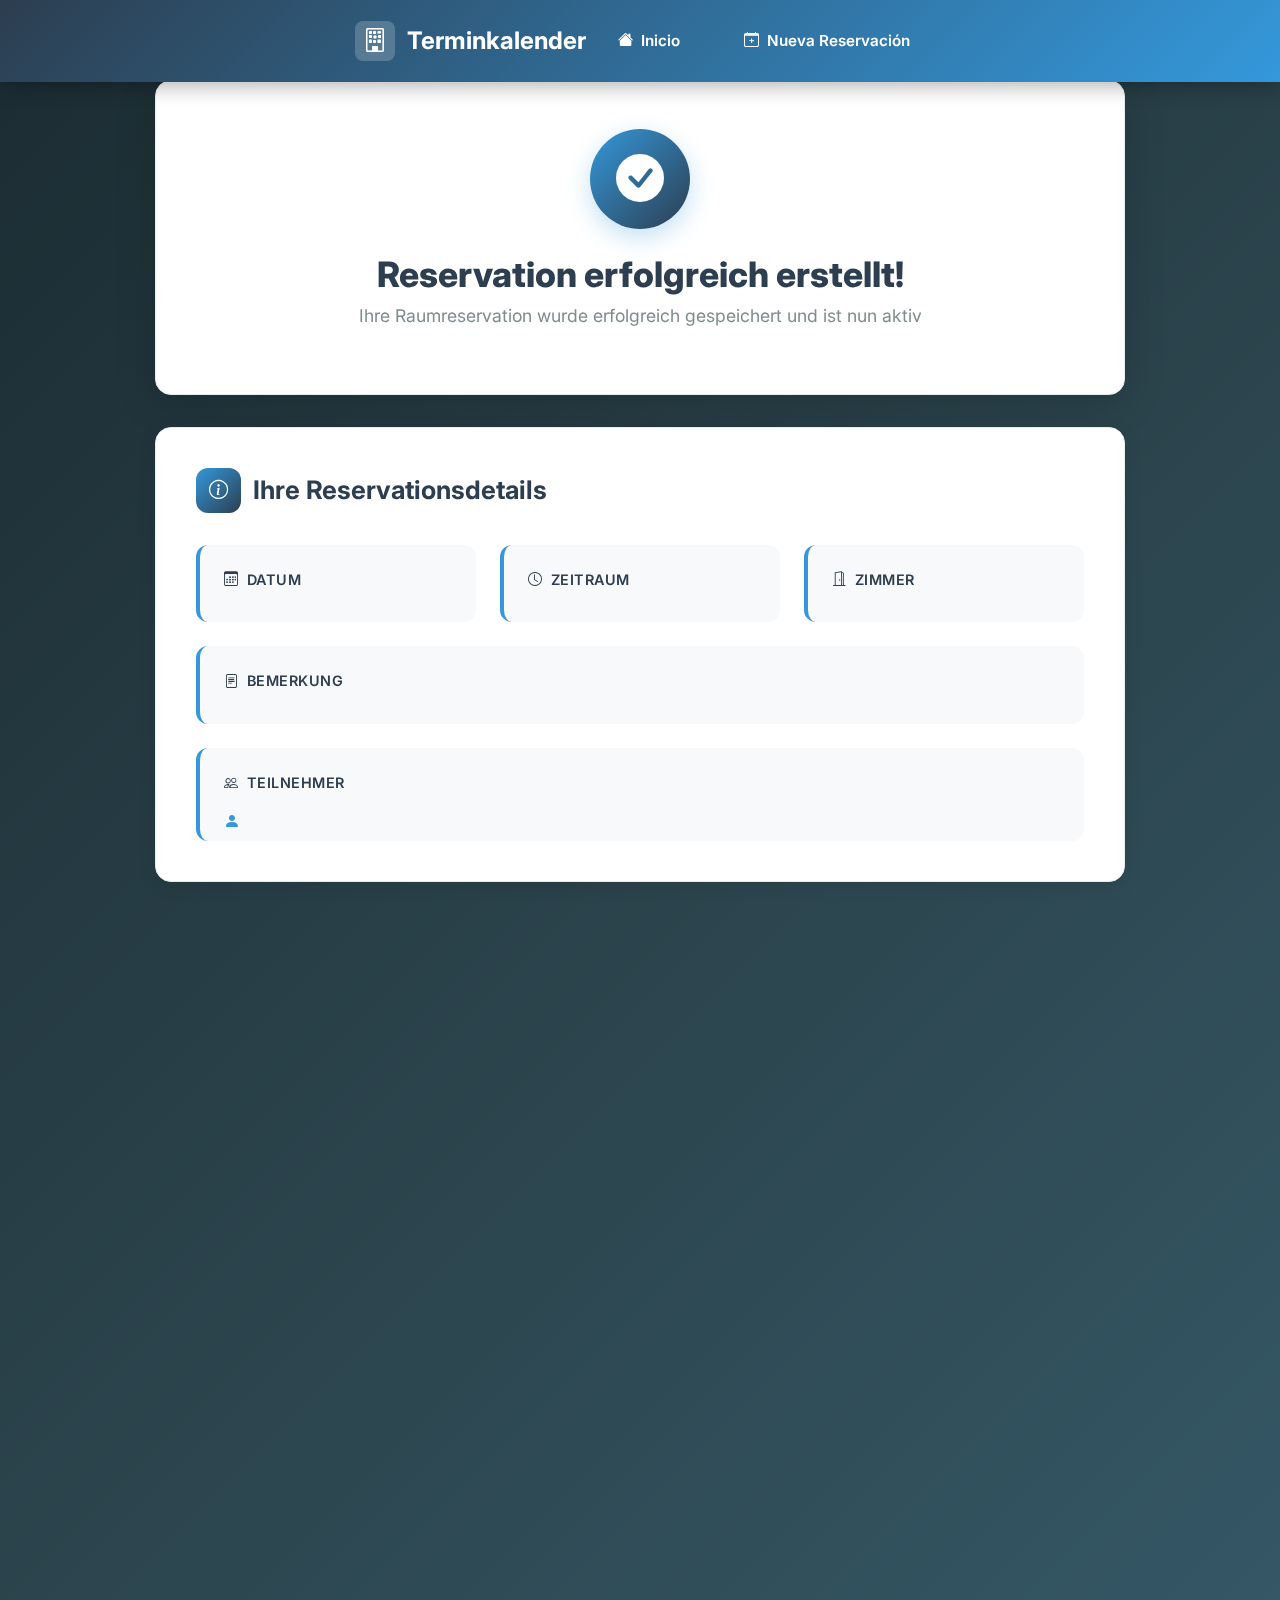
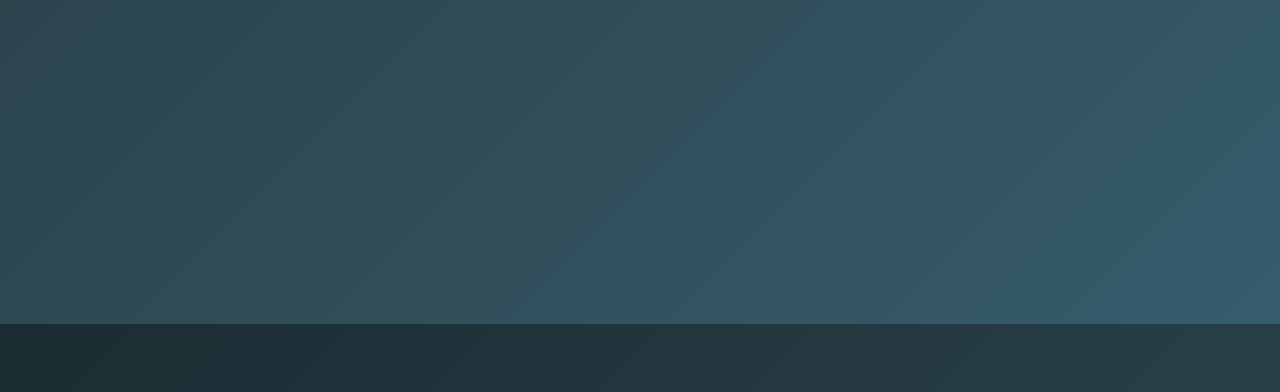
<file: src/main/resources/templates/reservation-bestaetigung.html>
<!DOCTYPE html>
<html xmlns:th="http://www.thymeleaf.org" lang="de">
<head>
    <meta charset="UTF-8">
    <meta name="viewport" content="width=device-width, initial-scale=1.0">
    <title>Reservation bestätigt</title>

    <!-- Bootstrap 5 CSS -->
    <link href="https://cdn.jsdelivr.net/npm/bootstrap@5.3.2/dist/css/bootstrap.min.css" rel="stylesheet">
    <!-- Bootstrap Icons -->
    <link rel="stylesheet" href="https://cdn.jsdelivr.net/npm/bootstrap-icons@1.11.2/font/bootstrap-icons.css">
    <!-- AOS Animation Library -->
    <link href="https://unpkg.com/aos@2.3.1/dist/aos.css" rel="stylesheet">
    <!-- Google Fonts -->
    <link href="https://fonts.googleapis.com/css2?family=Inter:wght@300;400;500;600;700;800&display=swap" rel="stylesheet">

    <style>
        * {
            font-family: 'Inter', sans-serif;
            margin: 0;
            padding: 0;
            box-sizing: border-box;
        }

        body {
            background: linear-gradient(135deg, rgba(15, 32, 39, 0.95) 0%, rgba(32, 58, 67, 0.95) 50%, rgba(44, 83, 100, 0.95) 100%),
                        url('https://images.unsplash.com/photo-1497366216548-37526070297c?q=80&w=2000') center/cover fixed;
            min-height: 100vh;
            padding-top: 80px;
            padding-bottom: 2rem;
            color: #2c3e50;
        }

        /* Navigation Bar */
        .navbar {
            background: linear-gradient(135deg, #2c3e50 0%, #3498db 100%);
            padding: 1rem 0;
            position: fixed;
            top: 0;
            left: 0;
            right: 0;
            z-index: 1000;
            box-shadow: 0 4px 20px rgba(0, 0, 0, 0.3);
        }

        .navbar-container {
            max-width: 1400px;
            margin: 0 auto;
            padding: 0 15px;
            display: flex;
            justify-content: space-between;
            align-items: center;
        }

        .navbar-brand {
            display: flex;
            align-items: center;
            gap: 0.75rem;
            text-decoration: none;
            color: white;
        }

        .navbar-logo {
            width: 40px;
            height: 40px;
            background: rgba(255, 255, 255, 0.2);
            border-radius: 8px;
            display: flex;
            align-items: center;
            justify-content: center;
            font-size: 1.5rem;
        }

        .navbar-brand h2 {
            margin: 0;
            font-size: 1.5rem;
            font-weight: 700;
            color: white;
        }

        .navbar-menu {
            display: flex;
            gap: 2rem;
            align-items: center;
            list-style: none;
            margin: 0;
            padding: 0;
        }

        .navbar-menu li a {
            color: white;
            text-decoration: none;
            font-weight: 600;
            font-size: 0.95rem;
            transition: all 0.3s ease;
            display: flex;
            align-items: center;
            gap: 0.5rem;
            padding: 0.5rem 1rem;
            border-radius: 8px;
        }

        .navbar-menu li a:hover {
            background: rgba(255, 255, 255, 0.2);
            transform: translateY(-2px);
        }

        .navbar-menu li a.active {
            background: rgba(255, 255, 255, 0.15);
        }

        .navbar-toggle {
            display: none;
            background: none;
            border: none;
            color: white;
            font-size: 1.5rem;
            cursor: pointer;
            padding: 0.5rem;
        }

        @media (max-width: 768px) {
            .navbar-menu {
                display: none;
                position: absolute;
                top: 100%;
                left: 0;
                right: 0;
                background: linear-gradient(135deg, #2c3e50 0%, #3498db 100%);
                flex-direction: column;
                padding: 1rem;
                gap: 0.5rem;
                box-shadow: 0 4px 20px rgba(0, 0, 0, 0.3);
            }

            .navbar-menu.active {
                display: flex;
            }

            .navbar-toggle {
                display: block;
            }

            .navbar-menu li a {
                width: 100%;
                justify-content: center;
            }
        }

        .main-container {
            max-width: 1000px;
            margin: 0 auto;
            padding: 0 15px;
        }

        /* Success Header */
        .success-header {
            background: white;
            border-radius: 16px;
            padding: 3rem 2rem;
            margin-bottom: 2rem;
            box-shadow: 0 10px 40px rgba(0, 0, 0, 0.15);
            text-align: center;
            border: 1px solid #e9ecef;
        }

        .success-icon {
            width: 100px;
            height: 100px;
            margin: 0 auto 1.5rem;
            border-radius: 50%;
            background: linear-gradient(135deg, #3498db 0%, #2c3e50 100%);
            display: flex;
            align-items: center;
            justify-content: center;
            font-size: 3rem;
            color: white;
            animation: scaleIn 0.6s ease-out;
            box-shadow: 0 8px 24px rgba(52, 152, 219, 0.3);
        }

        @keyframes scaleIn {
            0% {
                transform: scale(0);
                opacity: 0;
            }
            50% {
                transform: scale(1.1);
            }
            100% {
                transform: scale(1);
                opacity: 1;
            }
        }

        .success-header h1 {
            color: #2c3e50;
            font-weight: 800;
            font-size: 2.2rem;
            margin-bottom: 0.5rem;
        }

        .success-header .subtitle {
            color: #7f8c8d;
            font-size: 1.1rem;
        }

        /* Card Styles */
        .info-card {
            background: white;
            border-radius: 16px;
            padding: 2.5rem;
            margin-bottom: 2rem;
            box-shadow: 0 4px 20px rgba(0, 0, 0, 0.08);
            border: 1px solid #e9ecef;
        }

        .info-card h2 {
            color: #2c3e50;
            font-weight: 700;
            font-size: 1.6rem;
            margin-bottom: 2rem;
            display: flex;
            align-items: center;
            gap: 0.75rem;
        }

        .info-card h2 .icon {
            width: 45px;
            height: 45px;
            border-radius: 12px;
            background: linear-gradient(135deg, #3498db 0%, #2c3e50 100%);
            color: white;
            display: flex;
            align-items: center;
            justify-content: center;
            font-size: 1.2rem;
        }

        /* Details Grid */
        .details-grid {
            display: grid;
            grid-template-columns: repeat(auto-fit, minmax(250px, 1fr));
            gap: 1.5rem;
        }

        .detail-item {
            background: #f8f9fa;
            padding: 1.5rem;
            border-radius: 12px;
            border-left: 4px solid #3498db;
            transition: all 0.3s ease;
        }

        .detail-item:hover {
            transform: translateX(5px);
            box-shadow: 0 4px 12px rgba(52, 152, 219, 0.2);
        }

        .detail-item strong {
            color: #2c3e50;
            display: block;
            margin-bottom: 0.5rem;
            font-size: 0.9rem;
            text-transform: uppercase;
            letter-spacing: 0.5px;
            font-weight: 600;
        }

        .detail-item span, .detail-item p {
            color: #2c3e50;
            font-size: 1.05rem;
            margin: 0;
        }

        .teilnehmer-liste {
            list-style: none;
            padding-left: 0;
            margin: 0;
        }

        .teilnehmer-liste li {
            padding: 0.5rem 0;
            padding-left: 1.5rem;
            position: relative;
            color: #2c3e50;
        }

        .teilnehmer-liste li:before {
            content: "\F4DA";
            font-family: 'bootstrap-icons';
            position: absolute;
            left: 0;
            color: #3498db;
        }

        /* Warning Card */
        .warning-card {
            background: linear-gradient(135deg, #3498db 0%, #2980b9 100%);
            color: white;
            border-radius: 16px;
            padding: 2.5rem;
            margin-bottom: 2rem;
            box-shadow: 0 8px 30px rgba(52, 152, 219, 0.3);
        }

        .warning-card h2 {
            color: white;
            font-weight: 700;
            font-size: 1.6rem;
            margin-bottom: 1rem;
            display: flex;
            align-items: center;
            gap: 0.75rem;
        }

        .warning-text {
            font-size: 1.05rem;
            line-height: 1.7;
            margin-bottom: 1.5rem;
        }

        /* Key Box */
        .key-box {
            background: rgba(255, 255, 255, 0.15);
            backdrop-filter: blur(10px);
            border-radius: 12px;
            padding: 1.75rem;
            margin-bottom: 1.5rem;
            border: 2px solid rgba(255, 255, 255, 0.3);
        }

        .key-box:last-child {
            margin-bottom: 0;
        }

        .key-box h3 {
            color: white;
            font-size: 1.2rem;
            font-weight: 700;
            margin-bottom: 1rem;
            display: flex;
            align-items: center;
            gap: 0.5rem;
        }

        .key-display {
            background: rgba(255, 255, 255, 0.95);
            border-radius: 8px;
            padding: 1rem;
            display: flex;
            align-items: center;
            gap: 1rem;
            margin-bottom: 1rem;
        }

        .key-display code {
            flex: 1;
            color: #2c3e50;
            font-weight: 600;
            word-break: break-all;
            font-size: 0.95rem;
        }

        .btn-copy {
            background: linear-gradient(135deg, #3498db 0%, #2c3e50 100%);
            border: none;
            color: white;
            padding: 0.5rem 1.25rem;
            border-radius: 8px;
            font-weight: 600;
            cursor: pointer;
            transition: all 0.3s ease;
            white-space: nowrap;
        }

        .btn-copy:hover {
            transform: translateY(-2px);
            box-shadow: 0 4px 12px rgba(52, 152, 219, 0.4);
        }

        .btn-copy.copied {
            background: linear-gradient(135deg, #2c3e50 0%, #34495e 100%);
        }

        .key-description {
            font-size: 0.95rem;
            line-height: 1.6;
            margin: 0;
        }

        /* Buttons */
        .btn-gradient {
            background: linear-gradient(135deg, #3498db 0%, #2c3e50 100%);
            border: none;
            color: white;
            padding: 0.875rem 2rem;
            border-radius: 8px;
            font-weight: 600;
            transition: all 0.3s ease;
            box-shadow: 0 4px 15px rgba(52, 152, 219, 0.3);
            text-decoration: none;
            display: inline-block;
        }

        .btn-gradient:hover {
            transform: translateY(-2px);
            box-shadow: 0 6px 20px rgba(52, 152, 219, 0.4);
            color: white;
        }

        .btn-outline {
            border: 2px solid #3498db;
            color: #3498db;
            background: white;
            padding: 0.875rem 2rem;
            border-radius: 8px;
            font-weight: 600;
            transition: all 0.3s ease;
            text-decoration: none;
            display: inline-block;
        }

        .btn-outline:hover {
            background: #3498db;
            color: white;
            transform: translateY(-2px);
            box-shadow: 0 4px 15px rgba(52, 152, 219, 0.3);
        }

        .form-actions {
            display: flex;
            gap: 1rem;
            justify-content: center;
            flex-wrap: wrap;
        }

        /* Footer */
        .footer {
            background: white;
            border-radius: 12px;
            padding: 1.5rem;
            text-align: center;
            margin-top: 2rem;
            box-shadow: 0 4px 20px rgba(0, 0, 0, 0.08);
            border: 1px solid #e9ecef;
        }

        .footer p {
            margin: 0;
            color: #7f8c8d;
            font-size: 0.95rem;
        }

        @media (max-width: 768px) {
            .success-icon {
                width: 80px;
                height: 80px;
                font-size: 2.5rem;
            }

            .success-header h1 {
                font-size: 1.8rem;
            }

            .info-card, .warning-card {
                padding: 1.5rem;
            }

            .details-grid {
                grid-template-columns: 1fr;
            }

            .form-actions {
                flex-direction: column;
            }

            .btn-gradient, .btn-outline {
                width: 100%;
            }
        }
    </style>
</head>
<body>
    <!-- Navigation Bar -->
    <nav class="navbar">
        <div class="navbar-container">
            <a href="/" class="navbar-brand">
                <div class="navbar-logo">
                    <i class="bi bi-building"></i>
                </div>
                <h2>Terminkalender</h2>
            </a>
            <button class="navbar-toggle" onclick="toggleMenu()">
                <i class="bi bi-list"></i>
            </button>
            <ul class="navbar-menu" id="navbarMenu">
                <li><a href="/"><i class="bi bi-house-fill"></i> Inicio</a></li>
                <li><a href="/reservation/neu"><i class="bi bi-calendar-plus"></i> Nueva Reservación</a></li>
            </ul>
        </div>
    </nav>

    <div class="main-container">
        <!-- Success Header -->
        <div class="success-header" data-aos="fade-down">
            <div class="success-icon">
                <i class="bi bi-check-circle-fill"></i>
            </div>
            <h1>Reservation erfolgreich erstellt!</h1>
            <p class="subtitle">Ihre Raumreservation wurde erfolgreich gespeichert und ist nun aktiv</p>
        </div>

        <!-- Reservationsdetails -->
        <div class="info-card" data-aos="fade-up">
            <h2>
                <span class="icon"><i class="bi bi-info-circle"></i></span>
                Ihre Reservationsdetails
            </h2>
            <div class="details-grid">
                <div class="detail-item">
                    <strong><i class="bi bi-calendar3 me-2"></i>Datum</strong>
                    <span th:text="${#temporals.format(reservation.datum, 'dd.MM.yyyy')}"></span>
                </div>
                <div class="detail-item">
                    <strong><i class="bi bi-clock me-2"></i>Zeitraum</strong>
                    <span th:text="${#temporals.format(reservation.vonZeit, 'HH:mm')} + ' - ' + ${#temporals.format(reservation.bisZeit, 'HH:mm')} + ' Uhr'"></span>
                </div>
                <div class="detail-item">
                    <strong><i class="bi bi-door-open me-2"></i>Zimmer</strong>
                    <span th:text="${reservation.zimmer}"></span>
                </div>
                <div class="detail-item" style="grid-column: 1 / -1;">
                    <strong><i class="bi bi-file-text me-2"></i>Bemerkung</strong>
                    <p th:text="${reservation.bemerkung}"></p>
                </div>
                <div class="detail-item" style="grid-column: 1 / -1;">
                    <strong><i class="bi bi-people me-2"></i>Teilnehmer</strong>
                    <ul class="teilnehmer-liste">
                        <li th:each="teilnehmer : ${reservation.teilnehmer}"
                            th:text="${teilnehmer.vorname + ' ' + teilnehmer.nachname}"></li>
                    </ul>
                </div>
            </div>
        </div>

        <!-- Schlüssel Card -->
        <div class="warning-card" data-aos="fade-up" data-aos-delay="100">
            <h2>
                <i class="bi bi-shield-exclamation"></i>
                Wichtig - Bewahren Sie diese Schlüssel auf!
            </h2>
            <p class="warning-text">
                Sie benötigen diese Schlüssel, um später auf Ihre Reservation zuzugreifen.
                <strong>Speichern Sie sie an einem sicheren Ort!</strong> Ohne diese Schlüssel können Sie Ihre Reservation nicht mehr aufrufen.
            </p>

            <div class="key-box">
                <h3>
                    <i class="bi bi-key-fill"></i>
                    Private Schlüssel (zum Bearbeiten/Löschen)
                </h3>
                <div class="key-display">
                    <code th:text="${reservation.privateKey}"></code>
                    <button class="btn-copy" onclick="copyToClipboard(this)" title="In Zwischenablage kopieren">
                        <i class="bi bi-clipboard"></i> Kopieren
                    </button>
                </div>
                <p class="key-description">
                    <i class="bi bi-exclamation-circle me-1"></i>
                    Mit diesem Schlüssel können Sie die Reservation ändern oder löschen.
                    <strong>Teilen Sie diesen Schlüssel nicht mit anderen!</strong>
                </p>
            </div>

            <div class="key-box">
                <h3>
                    <i class="bi bi-eye-fill"></i>
                    Public Schlüssel (zum Teilen)
                </h3>
                <div class="key-display">
                    <code th:text="${reservation.publicKey}"></code>
                    <button class="btn-copy" onclick="copyToClipboard(this)" title="In Zwischenablage kopieren">
                        <i class="bi bi-clipboard"></i> Kopieren
                    </button>
                </div>
                <p class="key-description">
                    <i class="bi bi-share me-1"></i>
                    Teilen Sie diesen Schlüssel mit den Teilnehmern zur Einsicht der Reservation.
                    Mit diesem Schlüssel kann die Reservation nur angesehen, aber nicht geändert werden.
                </p>
            </div>
        </div>

        <!-- Aktionen -->
        <div class="info-card" data-aos="fade-up" data-aos-delay="200">
            <div class="form-actions">
                <a th:href="@{/}" class="btn btn-gradient">
                    <i class="bi bi-house me-2"></i>Zurück zur Hauptseite
                </a>
                <a th:href="@{/reservation/neu}" class="btn btn-outline">
                    <i class="bi bi-plus-circle me-2"></i>Weitere Reservation erstellen
                </a>
            </div>
        </div>

        <!-- Footer -->
        <div class="footer" data-aos="fade-up">
            <p>
                <i class="bi bi-c-circle me-1"></i> 2024 Terminkalender - Raumreservationssystem | Modul 223
            </p>
        </div>
    </div>

    <!-- Bootstrap JS -->
    <script src="https://cdn.jsdelivr.net/npm/bootstrap@5.3.2/dist/js/bootstrap.bundle.min.js"></script>
    <!-- AOS Animation -->
    <script src="https://unpkg.com/aos@2.3.1/dist/aos.js"></script>
    <script>
        AOS.init({
            duration: 800,
            easing: 'ease-in-out',
            once: true
        });

        function copyToClipboard(button) {
            const code = button.closest('.key-display').querySelector('code').textContent;
            navigator.clipboard.writeText(code).then(() => {
                const originalHTML = button.innerHTML;
                button.innerHTML = '<i class="bi bi-check-lg"></i> Kopiert!';
                button.classList.add('copied');

                setTimeout(() => {
                    button.innerHTML = originalHTML;
                    button.classList.remove('copied');
                }, 2500);
            }).catch(err => {
                alert('Fehler beim Kopieren: ' + err);
            });
        }

        // Toggle mobile menu
        function toggleMenu() {
            const menu = document.getElementById('navbarMenu');
            menu.classList.toggle('active');
        }
    </script>
</body>
</html>
</file>
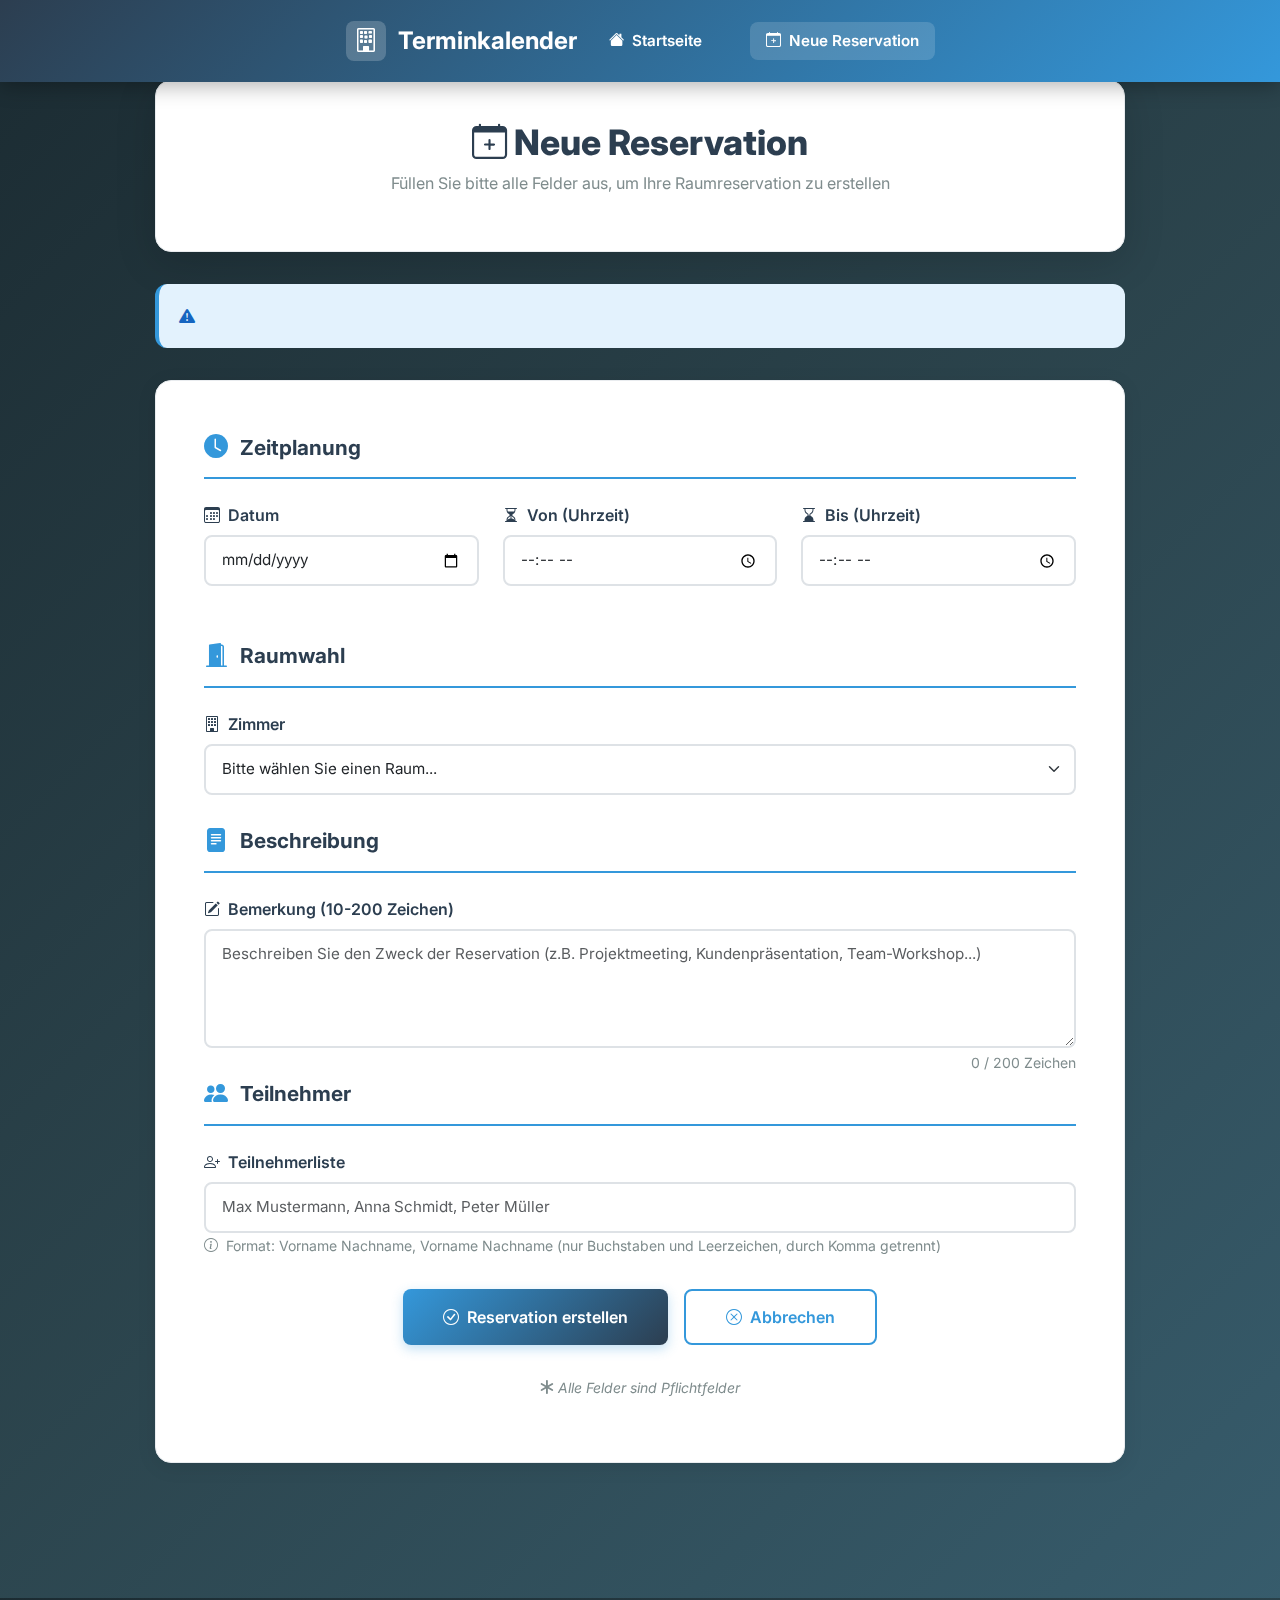
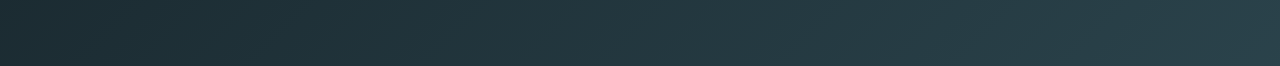
<file: src/main/resources/templates/reservation-formular.html>
<!DOCTYPE html>
<html xmlns:th="http://www.thymeleaf.org" lang="de">
<head>
    <meta charset="UTF-8">
    <meta name="viewport" content="width=device-width, initial-scale=1.0">
    <title>Neue Reservation erfassen</title>

    <!-- Bootstrap 5 CSS -->
    <link href="https://cdn.jsdelivr.net/npm/bootstrap@5.3.2/dist/css/bootstrap.min.css" rel="stylesheet">
    <!-- Bootstrap Icons -->
    <link rel="stylesheet" href="https://cdn.jsdelivr.net/npm/bootstrap-icons@1.11.2/font/bootstrap-icons.css">
    <!-- AOS Animation Library -->
    <link href="https://unpkg.com/aos@2.3.1/dist/aos.css" rel="stylesheet">
    <!-- Google Fonts -->
    <link href="https://fonts.googleapis.com/css2?family=Inter:wght@300;400;500;600;700;800&display=swap" rel="stylesheet">

    <style>
        * {
            font-family: 'Inter', sans-serif;
            margin: 0;
            padding: 0;
            box-sizing: border-box;
        }

        body {
            background: linear-gradient(135deg, rgba(15, 32, 39, 0.95) 0%, rgba(32, 58, 67, 0.95) 50%, rgba(44, 83, 100, 0.95) 100%),
                        url('https://images.unsplash.com/photo-1497366216548-37526070297c?q=80&w=2000') center/cover fixed;
            min-height: 100vh;
            padding-top: 80px;
            padding-bottom: 2rem;
        }

        /* Navigation Bar */
        .navbar {
            background: linear-gradient(135deg, #2c3e50 0%, #3498db 100%);
            padding: 1rem 0;
            position: fixed;
            top: 0;
            left: 0;
            right: 0;
            z-index: 1000;
            box-shadow: 0 4px 20px rgba(0, 0, 0, 0.3);
        }

        .navbar-container {
            max-width: 1400px;
            margin: 0 auto;
            padding: 0 15px;
            display: flex;
            justify-content: space-between;
            align-items: center;
        }

        .navbar-brand {
            display: flex;
            align-items: center;
            gap: 0.75rem;
            text-decoration: none;
            color: white;
        }

        .navbar-logo {
            width: 40px;
            height: 40px;
            background: rgba(255, 255, 255, 0.2);
            border-radius: 8px;
            display: flex;
            align-items: center;
            justify-content: center;
            font-size: 1.5rem;
        }

        .navbar-brand h2 {
            margin: 0;
            font-size: 1.5rem;
            font-weight: 700;
            color: white;
        }

        .navbar-menu {
            display: flex;
            gap: 2rem;
            align-items: center;
            list-style: none;
            margin: 0;
            padding: 0;
        }

        .navbar-menu li a {
            color: white;
            text-decoration: none;
            font-weight: 600;
            font-size: 0.95rem;
            transition: all 0.3s ease;
            display: flex;
            align-items: center;
            gap: 0.5rem;
            padding: 0.5rem 1rem;
            border-radius: 8px;
        }

        .navbar-menu li a:hover {
            background: rgba(255, 255, 255, 0.2);
            transform: translateY(-2px);
        }

        .navbar-menu li a.active {
            background: rgba(255, 255, 255, 0.15);
        }

        .navbar-toggle {
            display: none;
            background: none;
            border: none;
            color: white;
            font-size: 1.5rem;
            cursor: pointer;
            padding: 0.5rem;
        }

        @media (max-width: 768px) {
            .navbar-menu {
                display: none;
                position: absolute;
                top: 100%;
                left: 0;
                right: 0;
                background: linear-gradient(135deg, #2c3e50 0%, #3498db 100%);
                flex-direction: column;
                padding: 1rem;
                gap: 0.5rem;
                box-shadow: 0 4px 20px rgba(0, 0, 0, 0.3);
            }

            .navbar-menu.active {
                display: flex;
            }

            .navbar-toggle {
                display: block;
            }

            .navbar-menu li a {
                width: 100%;
                justify-content: center;
            }
        }

        .main-container {
            max-width: 1000px;
            margin: 0 auto;
            padding: 0 15px;
        }

        .header-section {
            background: white;
            border-radius: 16px;
            padding: 2.5rem 2rem;
            margin-bottom: 2rem;
            box-shadow: 0 10px 40px rgba(0, 0, 0, 0.15);
            text-align: center;
            border: 1px solid #e9ecef;
        }

        .header-section h1 {
            color: #2c3e50;
            font-weight: 800;
            font-size: 2.2rem;
            margin-bottom: 0.5rem;
        }

        .header-section .subtitle {
            color: #7f8c8d;
            font-size: 1rem;
        }

        .alert {
            border-radius: 12px;
            border: none;
            padding: 1.25rem;
            margin-bottom: 2rem;
            animation: slideDown 0.5s ease-out;
            border-left: 4px solid;
        }

        .alert-danger {
            background: #e3f2fd;
            color: #1565c0;
            border-color: #3498db;
        }

        .form-card {
            background: white;
            border-radius: 16px;
            padding: 3rem;
            box-shadow: 0 4px 20px rgba(0, 0, 0, 0.08);
            margin-bottom: 2rem;
            border: 1px solid #e9ecef;
        }

        .section-title {
            color: #2c3e50;
            font-weight: 700;
            font-size: 1.3rem;
            margin-bottom: 1.5rem;
            padding-bottom: 0.75rem;
            border-bottom: 2px solid #3498db;
            display: flex;
            align-items: center;
            gap: 0.75rem;
        }

        .section-title i {
            color: #3498db;
            font-size: 1.5rem;
        }

        .form-group {
            margin-bottom: 1.75rem;
        }

        .form-group label {
            font-weight: 600;
            color: #2c3e50;
            margin-bottom: 0.5rem;
            display: flex;
            align-items: center;
            gap: 0.5rem;
        }

        .form-control, .form-select {
            border-radius: 8px;
            border: 2px solid #dee2e6;
            padding: 0.75rem 1rem;
            transition: all 0.3s ease;
            font-size: 0.95rem;
        }

        .form-control:focus, .form-select:focus {
            border-color: #3498db;
            box-shadow: 0 0 0 0.2rem rgba(52, 152, 219, 0.15);
        }

        textarea.form-control {
            resize: vertical;
        }

        .error {
            color: #dc3545;
            font-size: 0.875rem;
            margin-top: 0.25rem;
            display: block;
        }

        .char-counter {
            font-size: 0.875rem;
            color: #7f8c8d;
            float: right;
            margin-top: 0.25rem;
        }

        .help-text {
            color: #7f8c8d;
            font-size: 0.875rem;
            margin-top: 0.25rem;
        }

        .required-note {
            color: #7f8c8d;
            font-size: 0.875rem;
            font-style: italic;
            margin-top: 2rem;
            text-align: center;
        }

        .btn-primary-custom {
            background: linear-gradient(135deg, #3498db 0%, #2c3e50 100%);
            border: none;
            color: white;
            padding: 0.875rem 2.5rem;
            border-radius: 8px;
            font-weight: 600;
            transition: all 0.3s ease;
            box-shadow: 0 4px 12px rgba(52, 152, 219, 0.3);
        }

        .btn-primary-custom:hover {
            transform: translateY(-2px);
            box-shadow: 0 6px 20px rgba(52, 152, 219, 0.4);
            color: white;
        }

        .btn-secondary-custom {
            border: 2px solid #3498db;
            color: #3498db;
            background: white;
            padding: 0.875rem 2.5rem;
            border-radius: 8px;
            font-weight: 600;
            transition: all 0.3s ease;
            text-decoration: none;
        }

        .btn-secondary-custom:hover {
            background: #3498db;
            color: white;
            transform: translateY(-2px);
        }

        .form-actions {
            display: flex;
            gap: 1rem;
            justify-content: center;
            flex-wrap: wrap;
            margin-top: 2rem;
        }

        .footer {
            background: white;
            border-radius: 12px;
            padding: 1.5rem;
            text-align: center;
            margin-top: 2rem;
            box-shadow: 0 4px 20px rgba(0, 0, 0, 0.08);
            border: 1px solid #e9ecef;
        }

        .footer p {
            margin: 0;
            color: #7f8c8d;
            font-size: 0.9rem;
        }

        @media (max-width: 768px) {
            .form-card {
                padding: 2rem 1.5rem;
            }

            .header-section h1 {
                font-size: 1.8rem;
            }

            .form-actions {
                flex-direction: column;
            }

            .btn-primary-custom, .btn-secondary-custom {
                width: 100%;
            }
        }
    </style>
</head>
<body>
<!-- Navigation Bar -->
<nav class="navbar">
    <div class="navbar-container">
        <a href="/" class="navbar-brand">
            <div class="navbar-logo">
                <i class="bi bi-building"></i>
            </div>
            <h2>Terminkalender</h2>
        </a>
        <button class="navbar-toggle" onclick="toggleMenu()">
            <i class="bi bi-list"></i>
        </button>
        <ul class="navbar-menu" id="navbarMenu">
            <li><a href="/"><i class="bi bi-house-fill"></i> Startseite</a></li>
            <li><a href="/reservation/neu" class="active"><i class="bi bi-calendar-plus"></i> Neue Reservation</a></li>
        </ul>
    </div>
</nav>

<div class="main-container">
    <!-- Header -->
    <div class="header-section" data-aos="fade-down">
        <h1><i class="bi bi-calendar-plus"></i> Neue Reservation</h1>
        <p class="subtitle">Füllen Sie bitte alle Felder aus, um Ihre Raumreservation zu erstellen</p>
    </div>

    <!-- Fehlermeldung -->
    <div th:if="${fehler}" class="alert alert-danger" data-aos="fade-up">
        <i class="bi bi-exclamation-triangle-fill me-2"></i>
        <span th:text="${fehler}"></span>
    </div>

    <!-- Formular -->
    <div class="form-card" data-aos="fade-up">
        <form th:action="@{/reservation/erstellen}" th:object="${reservationDTO}" method="post">

            <!-- Zeitplanung Section -->
            <div class="section-title">
                <i class="bi bi-clock-fill"></i>
                <span>Zeitplanung</span>
            </div>

            <div class="row">
                <div class="col-md-4">
                    <div class="form-group">
                        <label for="datum">
                            <i class="bi bi-calendar3"></i>
                            Datum
                        </label>
                        <input type="date"
                               id="datum"
                               th:field="*{datum}"
                               class="form-control"
                               required>
                        <span class="error" th:if="${#fields.hasErrors('datum')}" th:errors="*{datum}"></span>
                    </div>
                </div>

                <div class="col-md-4">
                    <div class="form-group">
                        <label for="vonZeit">
                            <i class="bi bi-hourglass-split"></i>
                            Von (Uhrzeit)
                        </label>
                        <input type="time"
                               id="vonZeit"
                               th:field="*{vonZeit}"
                               class="form-control"
                               required>
                        <span class="error" th:if="${#fields.hasErrors('vonZeit')}" th:errors="*{vonZeit}"></span>
                    </div>
                </div>

                <div class="col-md-4">
                    <div class="form-group">
                        <label for="bisZeit">
                            <i class="bi bi-hourglass-bottom"></i>
                            Bis (Uhrzeit)
                        </label>
                        <input type="time"
                               id="bisZeit"
                               th:field="*{bisZeit}"
                               class="form-control"
                               required>
                        <span class="error" th:if="${#fields.hasErrors('bisZeit')}" th:errors="*{bisZeit}"></span>
                    </div>
                </div>
            </div>

            <!-- Raumwahl Section -->
            <div class="section-title mt-4">
                <i class="bi bi-door-open-fill"></i>
                <span>Raumwahl</span>
            </div>

            <div class="form-group">
                <label for="zimmer">
                    <i class="bi bi-building"></i>
                    Zimmer
                </label>
                <select id="zimmer"
                        th:field="*{zimmer}"
                        class="form-select"
                        required>
                    <option value="">Bitte wählen Sie einen Raum...</option>
                    <option th:each="zimmer : ${verfuegbareZimmer}"
                            th:value="${zimmer}"
                            th:text="${zimmer}"></option>
                </select>
                <span class="error" th:if="${#fields.hasErrors('zimmer')}" th:errors="*{zimmer}"></span>
            </div>

            <!-- Beschreibung Section -->
            <div class="section-title mt-4">
                <i class="bi bi-file-text-fill"></i>
                <span>Beschreibung</span>
            </div>

            <div class="form-group">
                <label for="bemerkung">
                    <i class="bi bi-pencil-square"></i>
                    Bemerkung (10-200 Zeichen)
                </label>
                <textarea id="bemerkung"
                          th:field="*{bemerkung}"
                          class="form-control"
                          rows="4"
                          minlength="10"
                          maxlength="200"
                          placeholder="Beschreiben Sie den Zweck der Reservation (z.B. Projektmeeting, Kundenpräsentation, Team-Workshop...)"
                          required></textarea>
                <span class="char-counter">
                        <span id="charCount">0</span> / 200 Zeichen
                    </span>
                <span class="error" th:if="${#fields.hasErrors('bemerkung')}" th:errors="*{bemerkung}"></span>
            </div>

            <!-- Teilnehmer Section -->
            <div class="section-title mt-4">
                <i class="bi bi-people-fill"></i>
                <span>Teilnehmer</span>
            </div>

            <div class="form-group">
                <label for="teilnehmerListe">
                    <i class="bi bi-person-plus"></i>
                    Teilnehmerliste
                </label>
                <input type="text"
                       id="teilnehmerListe"
                       th:field="*{teilnehmerListe}"
                       class="form-control"
                       placeholder="Max Mustermann, Anna Schmidt, Peter Müller"
                       required>
                <small class="help-text">
                    <i class="bi bi-info-circle me-1"></i>
                    Format: Vorname Nachname, Vorname Nachname (nur Buchstaben und Leerzeichen, durch Komma getrennt)
                </small>
                <span class="error" th:if="${#fields.hasErrors('teilnehmerListe')}" th:errors="*{teilnehmerListe}"></span>
            </div>

            <!-- Buttons -->
            <div class="form-actions">
                <button type="submit" class="btn btn-primary-custom">
                    <i class="bi bi-check-circle me-2"></i>Reservation erstellen
                </button>
                <a th:href="@{/}" class="btn btn-secondary-custom">
                    <i class="bi bi-x-circle me-2"></i>Abbrechen
                </a>
            </div>

            <p class="required-note">
                <i class="bi bi-asterisk"></i> Alle Felder sind Pflichtfelder
            </p>
        </form>
    </div>

    <!-- Footer -->
    <div class="footer" data-aos="fade-up">
        <p>
            <i class="bi bi-c-circle me-1"></i> 2024 Terminkalender - Raumreservationssystem | Modul 223
        </p>
    </div>
</div>

<!-- Bootstrap JS -->
<script src="https://cdn.jsdelivr.net/npm/bootstrap@5.3.2/dist/js/bootstrap.bundle.min.js"></script>
<!-- AOS Animation -->
<script src="https://unpkg.com/aos@2.3.1/dist/aos.js"></script>
<script>
    AOS.init({
        duration: 800,
        easing: 'ease-in-out',
        once: true
    });

    // Character counter for textarea
    const bemerkungField = document.getElementById('bemerkung');
    const charCounter = document.getElementById('charCount');

    if (bemerkungField && charCounter) {
        bemerkungField.addEventListener('input', function() {
            charCounter.textContent = this.value.length;
        });
    }

    // Toggle mobile menu
    function toggleMenu() {
        const menu = document.getElementById('navbarMenu');
        menu.classList.toggle('active');
    }
</script>
</body>
</html>
</file>
